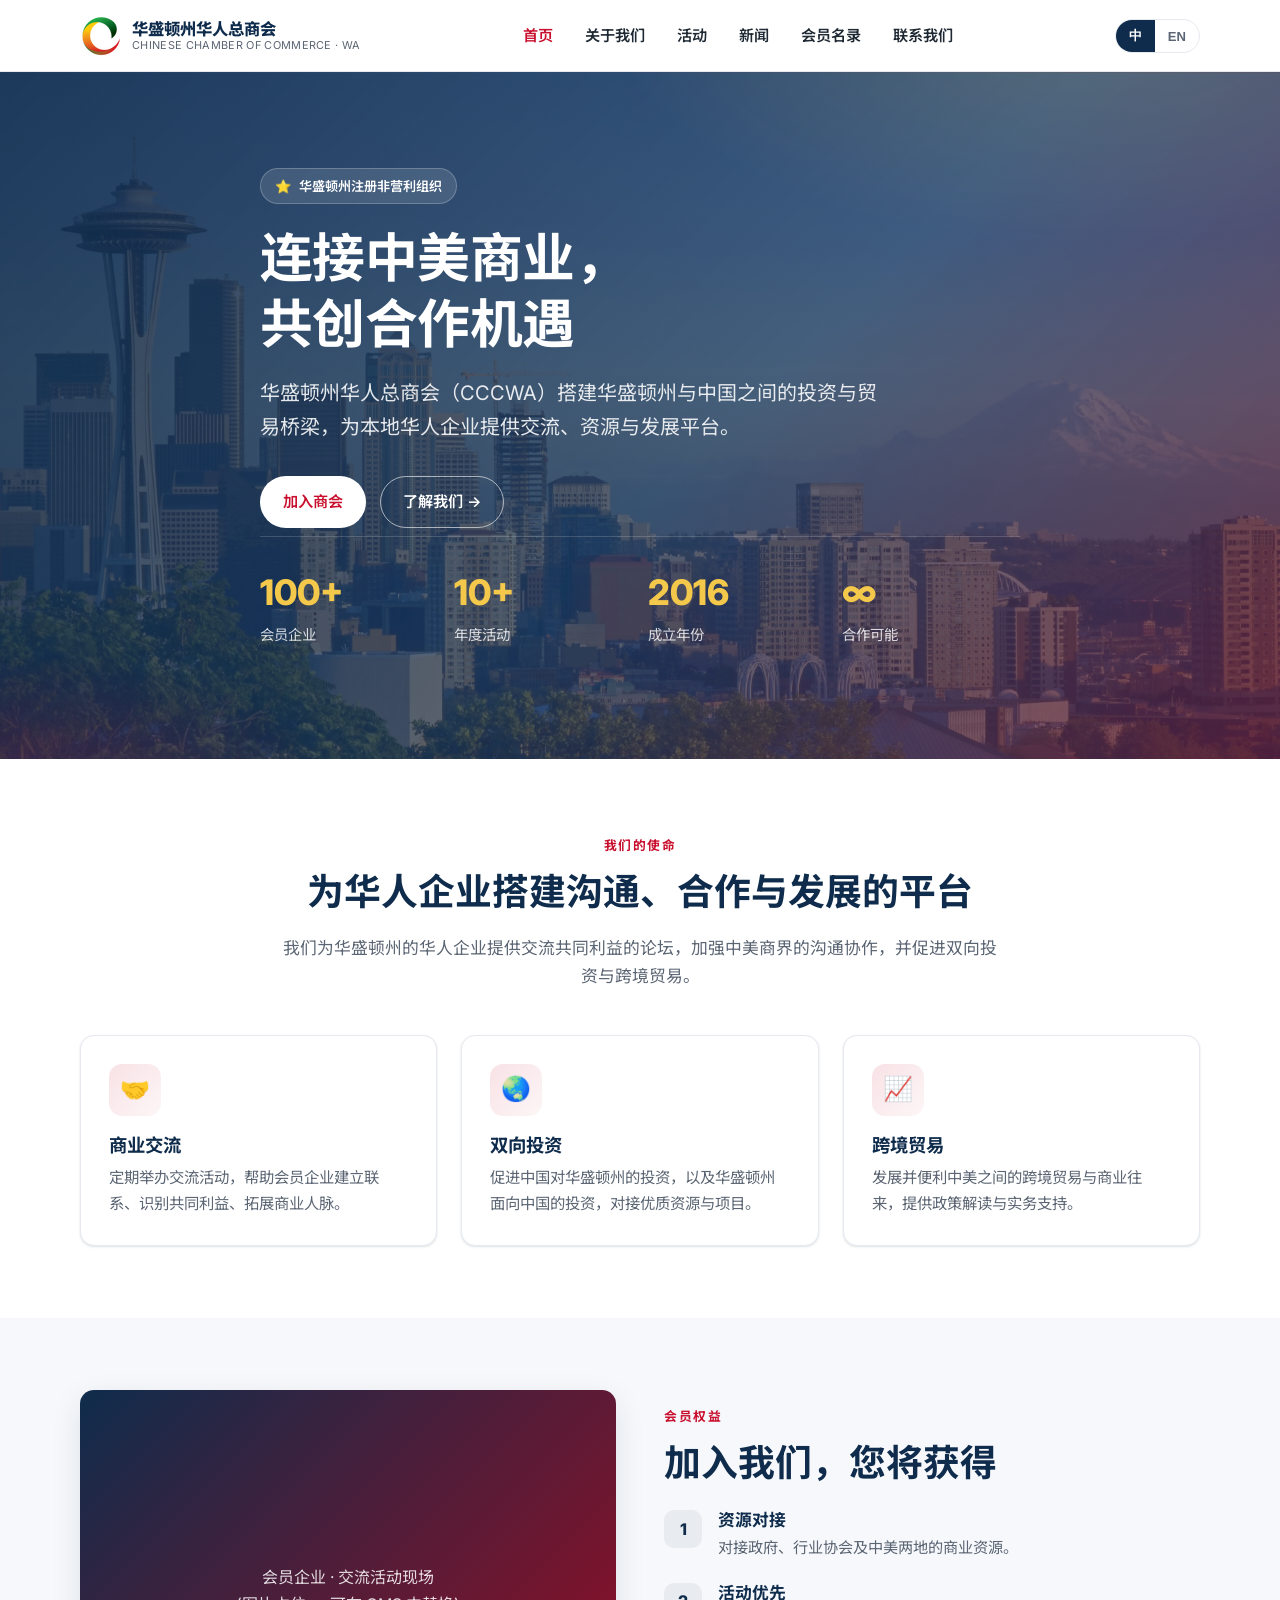
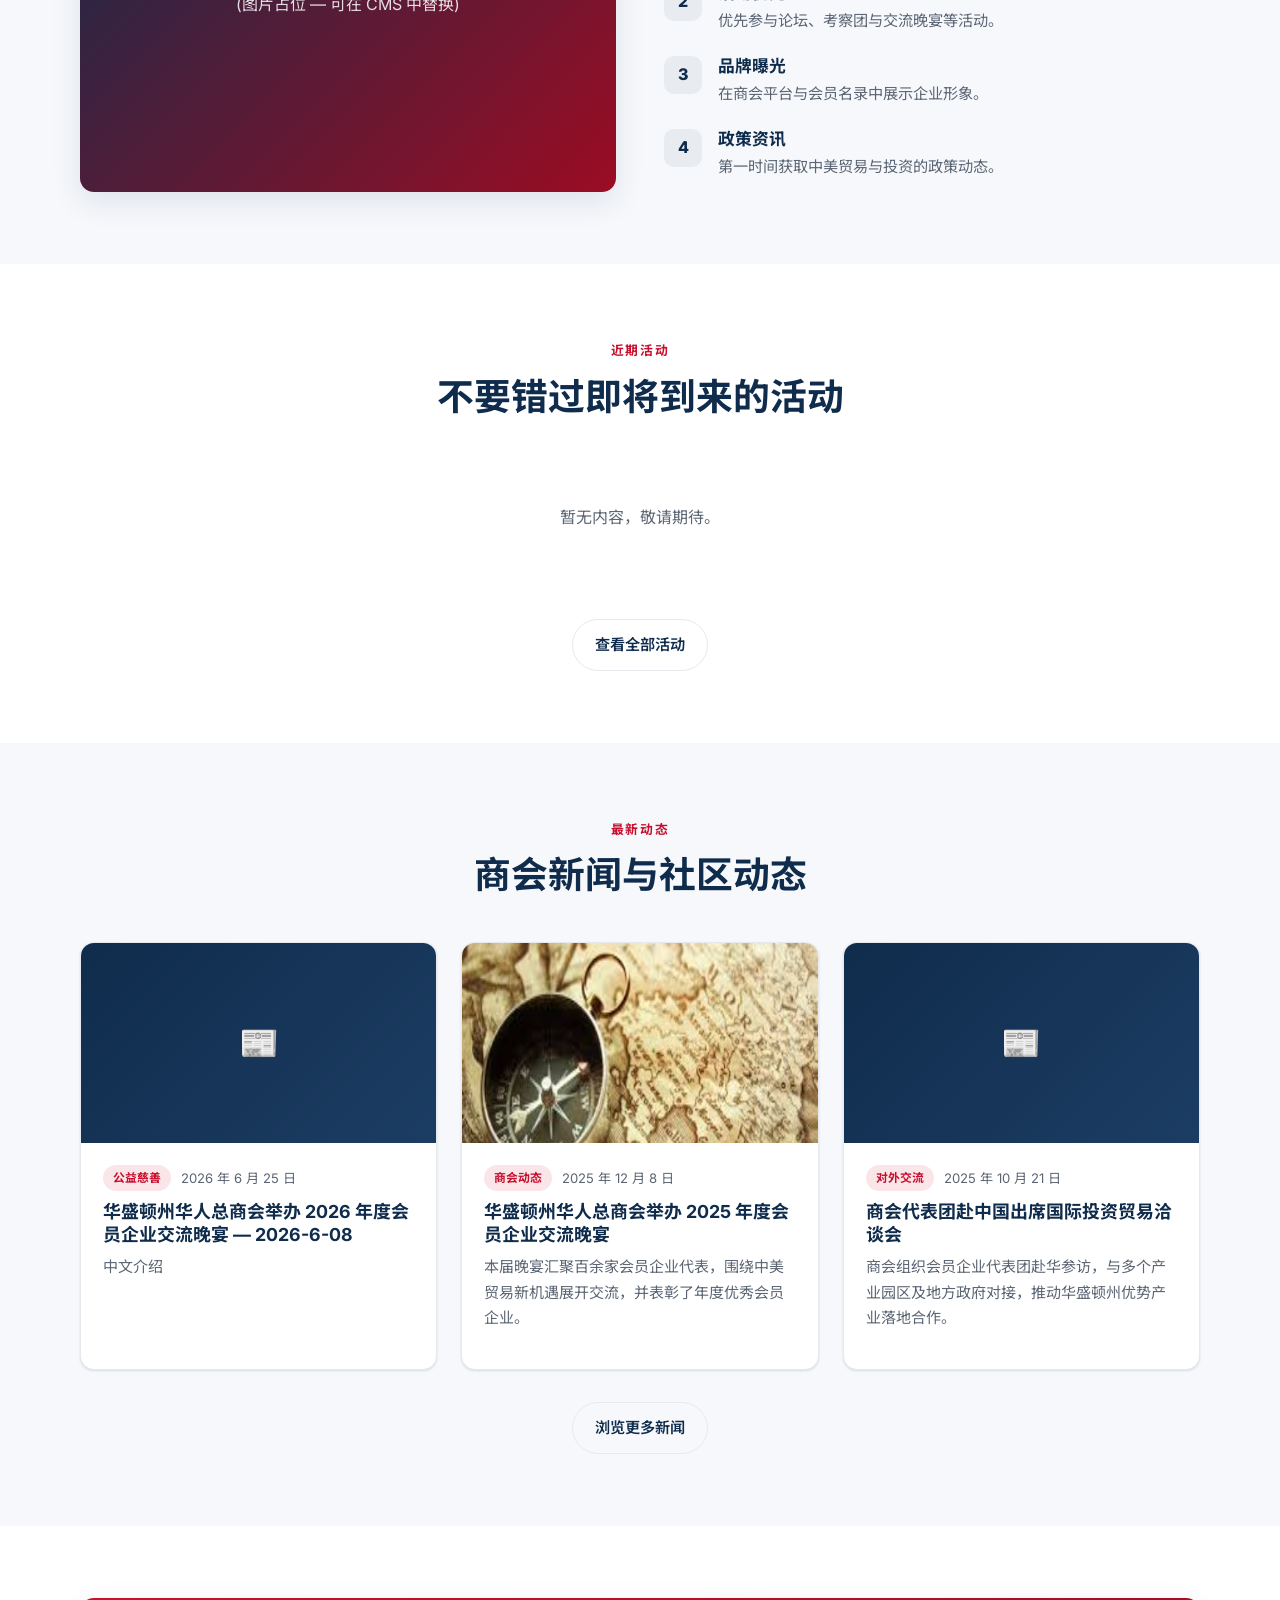
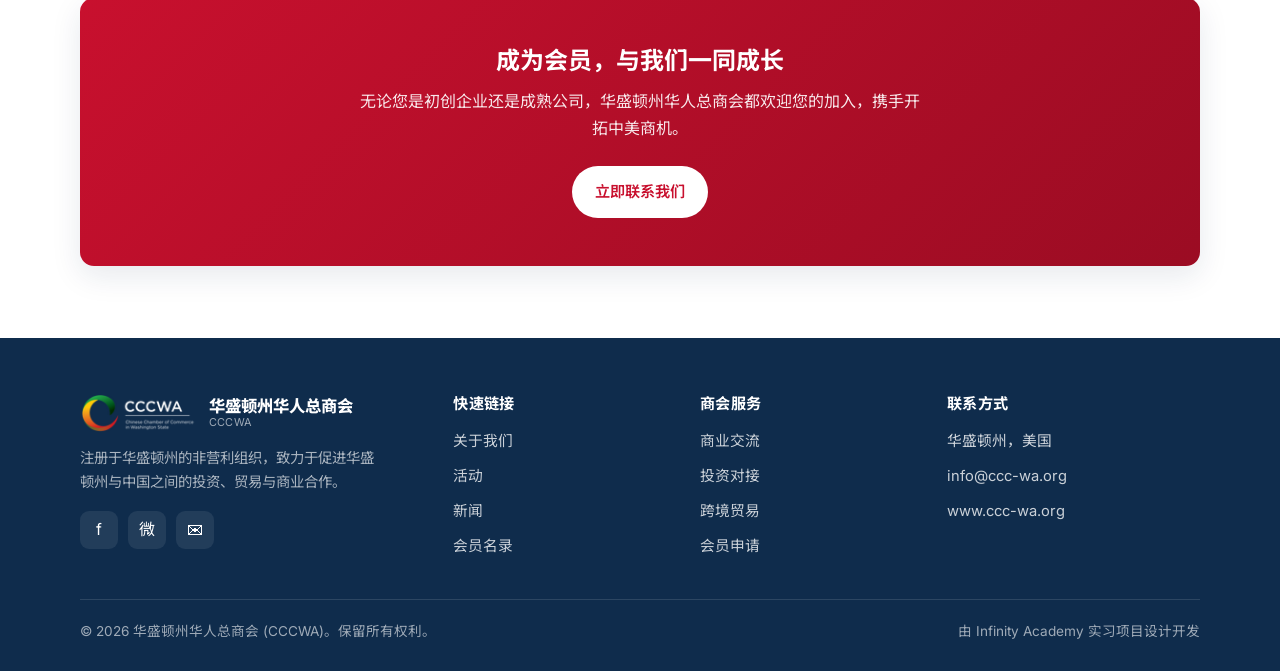
<file: index.html>
<!DOCTYPE html>
<html lang="zh-CN" data-lang="zh">
<head>
  <meta charset="UTF-8">
  <meta name="viewport" content="width=device-width, initial-scale=1">
  <title>华盛顿州华人总商会 CCCWA | 连接中美 · 共创商机</title>
  <meta name="description" content="华盛顿州华人总商会（CCCWA）是注册于华盛顿州的非营利组织，致力于促进华盛顿州与中国之间的投资、贸易与商业合作，服务本地华人企业。">
  <link rel="icon" href="assets/favicon.svg" type="image/svg+xml">
  <link rel="preconnect" href="https://fonts.googleapis.com">
  <link rel="preconnect" href="https://fonts.gstatic.com" crossorigin>
  <link href="https://fonts.googleapis.com/css2?family=Inter:wght@400;600;700;800&family=Noto+Sans+SC:wght@400;500;700;800&display=swap" rel="stylesheet">
  <link rel="stylesheet" href="css/styles.css">
</head>
<body>
  <!-- ===== Header ===== -->
  <header class="site-header">
    <div class="container nav">
      <a class="brand" href="index.html" aria-label="CCCWA Home">
        <img src="assets/cccwalogo1.png" alt="" width="42" height="42">
        <span class="brand__text">
          <span class="brand__zh">华盛顿州华人总商会</span>
          <span class="brand__en">Chinese Chamber of Commerce · WA</span>
        </span>
      </a>
      <nav aria-label="Primary">
        <ul class="nav__links" id="navLinks">
          <li><a href="index.html"><span data-zh>首页</span><span data-en>Home</span></a></li>
          <li><a href="about.html"><span data-zh>关于我们</span><span data-en>About</span></a></li>
          <li><a href="events.html"><span data-zh>活动</span><span data-en>Events</span></a></li>
          <li><a href="news.html"><span data-zh>新闻</span><span data-en>News</span></a></li>
          <li><a href="directory.html"><span data-zh>会员名录</span><span data-en>Members</span></a></li>
          <li><a href="contact.html"><span data-zh>联系我们</span><span data-en>Contact</span></a></li>
        </ul>
      </nav>
      <div class="nav__right">
        <div class="lang-toggle" role="group" aria-label="Language">
          <button data-lang-btn="zh" aria-pressed="true">中</button>
          <button data-lang-btn="en" aria-pressed="false">EN</button>
        </div>
        <button class="nav__toggle" aria-label="Menu" aria-controls="navLinks" aria-expanded="false"><span></span></button>
      </div>
    </div>
  </header>

  <main>
    <!-- ===== Hero ===== -->
    <section class="hero hero--photo">
      <div class="container hero__inner">
        <span class="hero__badge">⭐ <span data-zh>华盛顿州注册非营利组织</span><span data-en>A Washington State Nonprofit</span></span>
        <h1>
          <span data-zh>连接中美商业，<br>共创合作机遇</span>
          <span data-en>Connecting US &amp; China Business,<br>Creating Opportunity Together</span>
        </h1>
        <p class="hero__lead">
          <span data-zh>华盛顿州华人总商会（CCCWA）搭建华盛顿州与中国之间的投资与贸易桥梁，为本地华人企业提供交流、资源与发展平台。</span>
          <span data-en>The Chinese Chamber of Commerce in Washington State (CCCWA) builds bridges of investment and trade between Washington and China, offering local Chinese businesses a platform to connect, access resources and grow.</span>
        </p>
        <div class="hero__actions">
          <a class="btn btn--light" href="contact.html"><span data-zh>加入商会</span><span data-en>Join the Chamber</span></a>
          <a class="btn btn--outline-light" href="about.html"><span data-zh>了解我们 →</span><span data-en>Learn More →</span></a>
        </div>
        <div class="hero__stats">
          <div class="stat"><div class="stat__num">100+</div><div class="stat__label"><span data-zh>会员企业</span><span data-en>Member Businesses</span></div></div>
          <div class="stat"><div class="stat__num">10+</div><div class="stat__label"><span data-zh>年度活动</span><span data-en>Annual Events</span></div></div>
          <div class="stat"><div class="stat__num">2016</div><div class="stat__label"><span data-zh>成立年份</span><span data-en>Founded</span></div></div>
          <div class="stat"><div class="stat__num">∞</div><div class="stat__label"><span data-zh>合作可能</span><span data-en>Possibilities</span></div></div>
        </div>
      </div>
    </section>

    <!-- ===== Mission intro ===== -->
    <section class="section">
      <div class="container">
        <div class="section__head reveal">
          <span class="section__eyebrow"><span data-zh>我们的使命</span><span data-en>Our Mission</span></span>
          <h2 class="section__title"><span data-zh>为华人企业搭建沟通、合作与发展的平台</span><span data-en>A Platform to Connect, Collaborate and Grow</span></h2>
          <p class="section__lead">
            <span data-zh>我们为华盛顿州的华人企业提供交流共同利益的论坛，加强中美商界的沟通协作，并促进双向投资与跨境贸易。</span>
            <span data-en>We provide forums for Chinese businesses in Washington to discuss shared interests, strengthen US-China business communication and collaboration, and promote two-way investment and cross-border trade.</span>
          </p>
        </div>
        <div class="grid grid--3">
          <article class="card reveal">
            <div class="card__icon">🤝</div>
            <h3><span data-zh>商业交流</span><span data-en>Business Networking</span></h3>
            <p><span data-zh>定期举办交流活动，帮助会员企业建立联系、识别共同利益、拓展商业人脉。</span><span data-en>Regular events that help members build relationships, identify common interests and expand their networks.</span></p>
          </article>
          <article class="card reveal">
            <div class="card__icon">🌏</div>
            <h3><span data-zh>双向投资</span><span data-en>Two-Way Investment</span></h3>
            <p><span data-zh>促进中国对华盛顿州的投资，以及华盛顿州面向中国的投资，对接优质资源与项目。</span><span data-en>Promoting Chinese investment into Washington and Washington-bound investment into China, matching quality resources and projects.</span></p>
          </article>
          <article class="card reveal">
            <div class="card__icon">📈</div>
            <h3><span data-zh>跨境贸易</span><span data-en>Cross-Border Trade</span></h3>
            <p><span data-zh>发展并便利中美之间的跨境贸易与商业往来，提供政策解读与实务支持。</span><span data-en>Developing and facilitating USA-China cross-border trade with policy insights and practical support.</span></p>
          </article>
        </div>
      </div>
    </section>

    <!-- ===== Why join ===== -->
    <section class="section section--alt">
      <div class="container split">
        <div class="split__media reveal">
          <div class="media-ph" data-site-img="home_event"><span data-zh>会员企业 · 交流活动现场<br>(图片占位 — 可在 CMS 中替换)</span><span data-en>Members at a chamber event<br>(placeholder — replace via CMS)</span></div>
        </div>
        <div class="reveal">
          <span class="section__eyebrow"><span data-zh>会员权益</span><span data-en>Member Benefits</span></span>
          <h2 class="section__title" style="text-align:left"><span data-zh>加入我们，您将获得</span><span data-en>What You Gain as a Member</span></h2>
          <div class="grid" style="gap:22px;margin-top:24px">
            <div class="feature"><div class="feature__bullet">1</div><div><h3><span data-zh>资源对接</span><span data-en>Resource Connections</span></h3><p><span data-zh>对接政府、行业协会及中美两地的商业资源。</span><span data-en>Access to government, industry and cross-border business resources.</span></p></div></div>
            <div class="feature"><div class="feature__bullet">2</div><div><h3><span data-zh>活动优先</span><span data-en>Priority Access to Events</span></h3><p><span data-zh>优先参与论坛、考察团与交流晚宴等活动。</span><span data-en>Priority access to forums, delegations and networking galas.</span></p></div></div>
            <div class="feature"><div class="feature__bullet">3</div><div><h3><span data-zh>品牌曝光</span><span data-en>Brand Exposure</span></h3><p><span data-zh>在商会平台与会员名录中展示企业形象。</span><span data-en>Showcase your business in our directory and across chamber channels.</span></p></div></div>
            <div class="feature"><div class="feature__bullet">4</div><div><h3><span data-zh>政策资讯</span><span data-en>Policy Insights</span></h3><p><span data-zh>第一时间获取中美贸易与投资的政策动态。</span><span data-en>Be first to receive US-China trade and investment policy updates.</span></p></div></div>
          </div>
        </div>
      </div>
    </section>

    <!-- ===== Upcoming events ===== -->
    <section class="section">
      <div class="container">
        <div class="section__head reveal">
          <span class="section__eyebrow"><span data-zh>近期活动</span><span data-en>Upcoming Events</span></span>
          <h2 class="section__title"><span data-zh>不要错过即将到来的活动</span><span data-en>Don't Miss What's Coming Up</span></h2>
        </div>
        <div class="grid" data-events data-upcoming data-limit="3" style="gap:16px"></div>
        <div class="text-center" style="margin-top:32px">
          <a class="btn btn--ghost" href="events.html"><span data-zh>查看全部活动</span><span data-en>View All Events</span></a>
        </div>
      </div>
    </section>

    <!-- ===== Latest news ===== -->
    <section class="section section--alt">
      <div class="container">
        <div class="section__head reveal">
          <span class="section__eyebrow"><span data-zh>最新动态</span><span data-en>Latest News</span></span>
          <h2 class="section__title"><span data-zh>商会新闻与社区动态</span><span data-en>Chamber News &amp; Community Updates</span></h2>
        </div>
        <div class="grid grid--3" data-news data-limit="3"></div>
        <div class="text-center" style="margin-top:32px">
          <a class="btn btn--ghost" href="news.html"><span data-zh>浏览更多新闻</span><span data-en>Browse More News</span></a>
        </div>
      </div>
    </section>

    <!-- ===== CTA ===== -->
    <section class="section">
      <div class="container">
        <div class="cta-band reveal">
          <h2><span data-zh>成为会员，与我们一同成长</span><span data-en>Become a Member and Grow With Us</span></h2>
          <p><span data-zh>无论您是初创企业还是成熟公司，华盛顿州华人总商会都欢迎您的加入，携手开拓中美商机。</span><span data-en>Whether you're a startup or an established company, CCCWA welcomes you to explore US-China opportunities together.</span></p>
          <a class="btn btn--light" href="contact.html"><span data-zh>立即联系我们</span><span data-en>Contact Us Today</span></a>
        </div>
      </div>
    </section>
  </main>

  <!-- ===== Footer ===== -->
  <footer class="site-footer">
    <div class="container">
      <div class="footer-grid">
        <div class="footer-brand">
          <a class="brand" href="index.html">
            <img src="assets/cccwalogo1.png" alt="" width="42" height="42">
            <span class="brand__text"><span class="brand__zh">华盛顿州华人总商会</span><span class="brand__en">CCCWA</span></span>
          </a>
          <p><span data-zh>注册于华盛顿州的非营利组织，致力于促进华盛顿州与中国之间的投资、贸易与商业合作。</span><span data-en>A Washington State nonprofit dedicated to promoting investment, trade and business cooperation between Washington and China.</span></p>
          <div class="social">
            <a href="https://www.facebook.com/cccwa.org/" target="_blank" rel="noopener" aria-label="Facebook">f</a>
            <a href="contact.html" aria-label="WeChat">微</a>
            <a href="mailto:info@ccc-wa.org" aria-label="Email">✉</a>
          </div>
        </div>
        <div>
          <h4><span data-zh>快速链接</span><span data-en>Quick Links</span></h4>
          <ul class="footer-links">
            <li><a href="about.html"><span data-zh>关于我们</span><span data-en>About</span></a></li>
            <li><a href="events.html"><span data-zh>活动</span><span data-en>Events</span></a></li>
            <li><a href="news.html"><span data-zh>新闻</span><span data-en>News</span></a></li>
            <li><a href="directory.html"><span data-zh>会员名录</span><span data-en>Members</span></a></li>
          </ul>
        </div>
        <div>
          <h4><span data-zh>商会服务</span><span data-en>Services</span></h4>
          <ul class="footer-links">
            <li><a href="about.html"><span data-zh>商业交流</span><span data-en>Networking</span></a></li>
            <li><a href="about.html"><span data-zh>投资对接</span><span data-en>Investment</span></a></li>
            <li><a href="about.html"><span data-zh>跨境贸易</span><span data-en>Trade</span></a></li>
            <li><a href="contact.html"><span data-zh>会员申请</span><span data-en>Membership</span></a></li>
          </ul>
        </div>
        <div>
          <h4><span data-zh>联系方式</span><span data-en>Contact</span></h4>
          <ul class="footer-links">
            <li><span data-zh>华盛顿州，美国</span><span data-en>Washington State, USA</span></li>
            <li><a href="mailto:info@ccc-wa.org">info@ccc-wa.org</a></li>
            <li><a href="https://www.ccc-wa.org" target="_blank" rel="noopener">www.ccc-wa.org</a></li>
          </ul>
        </div>
      </div>
      <div class="footer-bottom">
        <span>© <span data-year>2026</span> <span data-zh>华盛顿州华人总商会 (CCCWA)。保留所有权利。</span><span data-en>Chinese Chamber of Commerce in Washington State (CCCWA). All rights reserved.</span></span>
        <span><span data-zh>由 Infinity Academy 实习项目设计开发</span><span data-en>Designed &amp; built via the Infinity Academy internship project</span></span>
      </div>
    </div>
  </footer>

  <!-- Netlify Identity: redirects invite/recovery links to the CMS admin -->
  <script src="https://identity.netlify.com/v1/netlify-identity-widget.js"></script>
  <script>
    if (window.netlifyIdentity) {
      window.netlifyIdentity.on("init", function (user) {
        if (!user) {
          window.netlifyIdentity.on("login", function () { document.location.href = "/admin/"; });
        }
      });
    }
  </script>
  <script src="js/main.js"></script>
  <script src="js/content.js"></script>
</body>
</html>
</file>
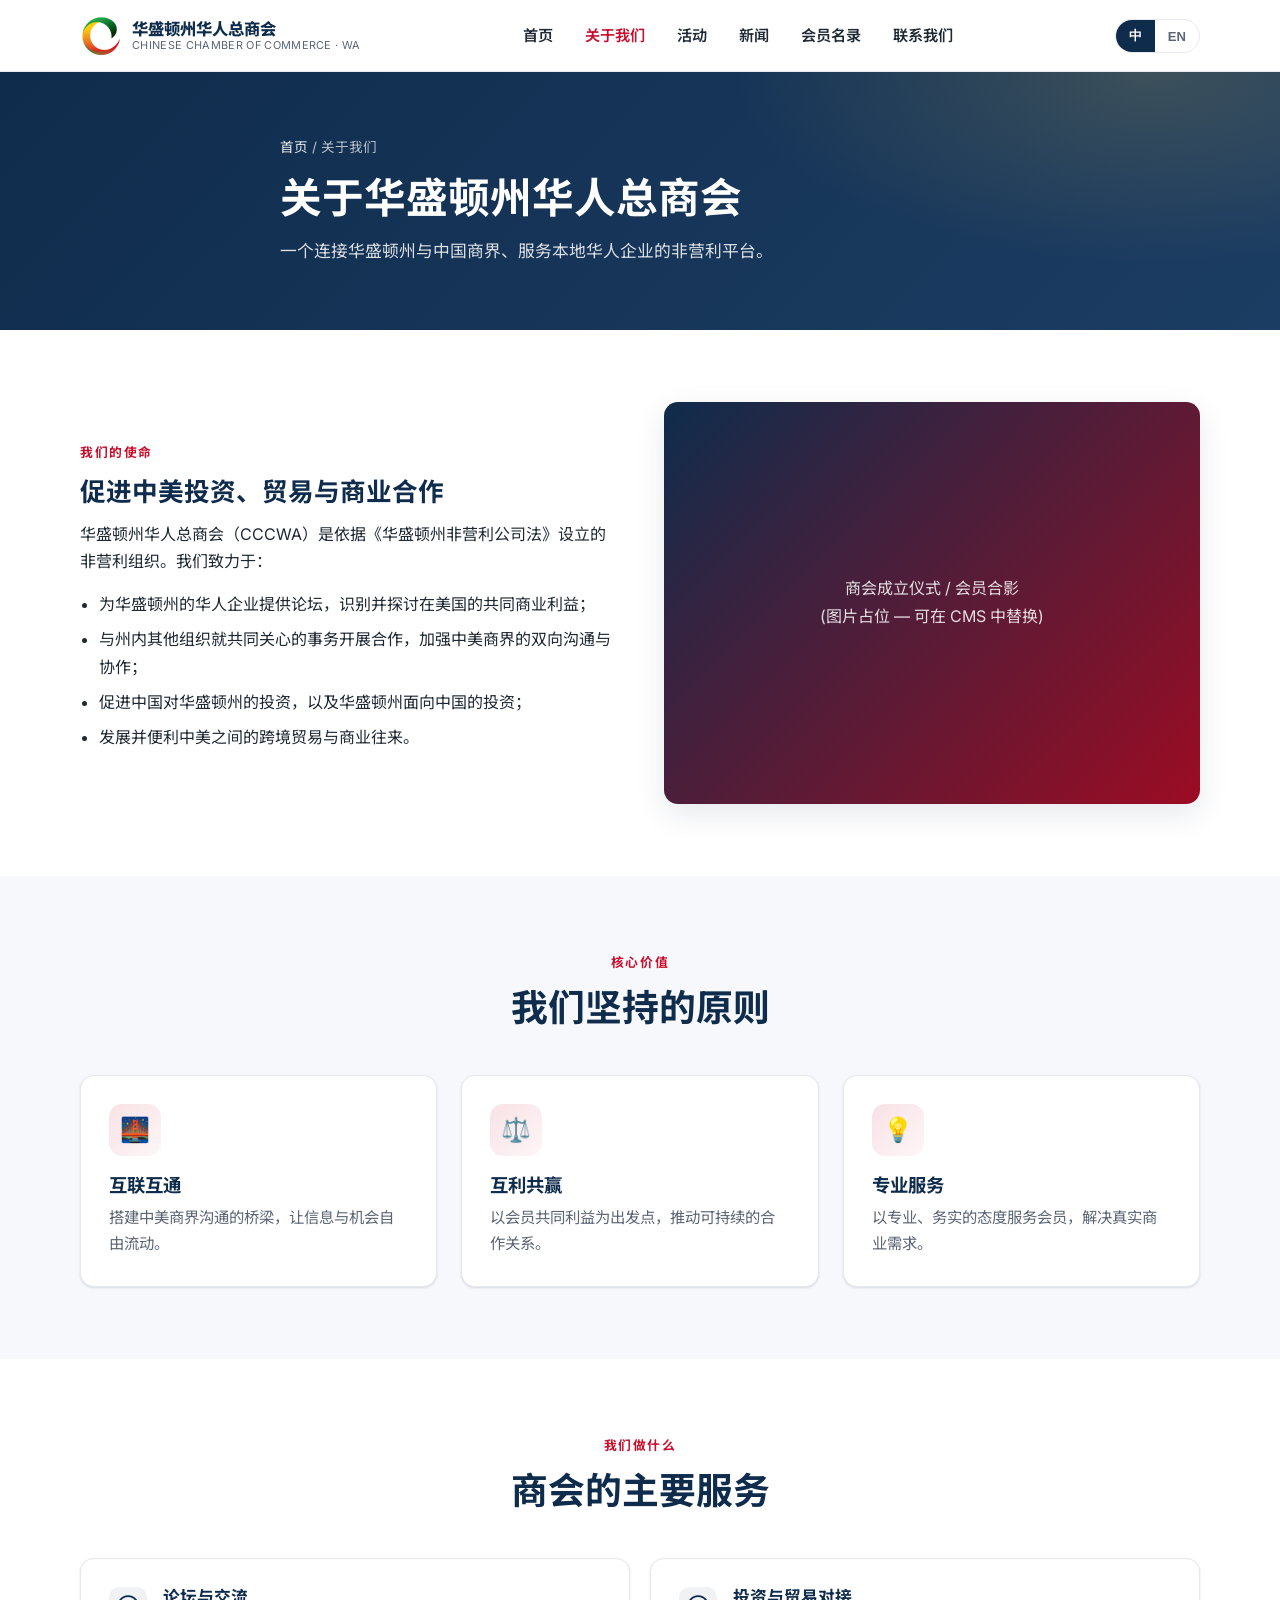
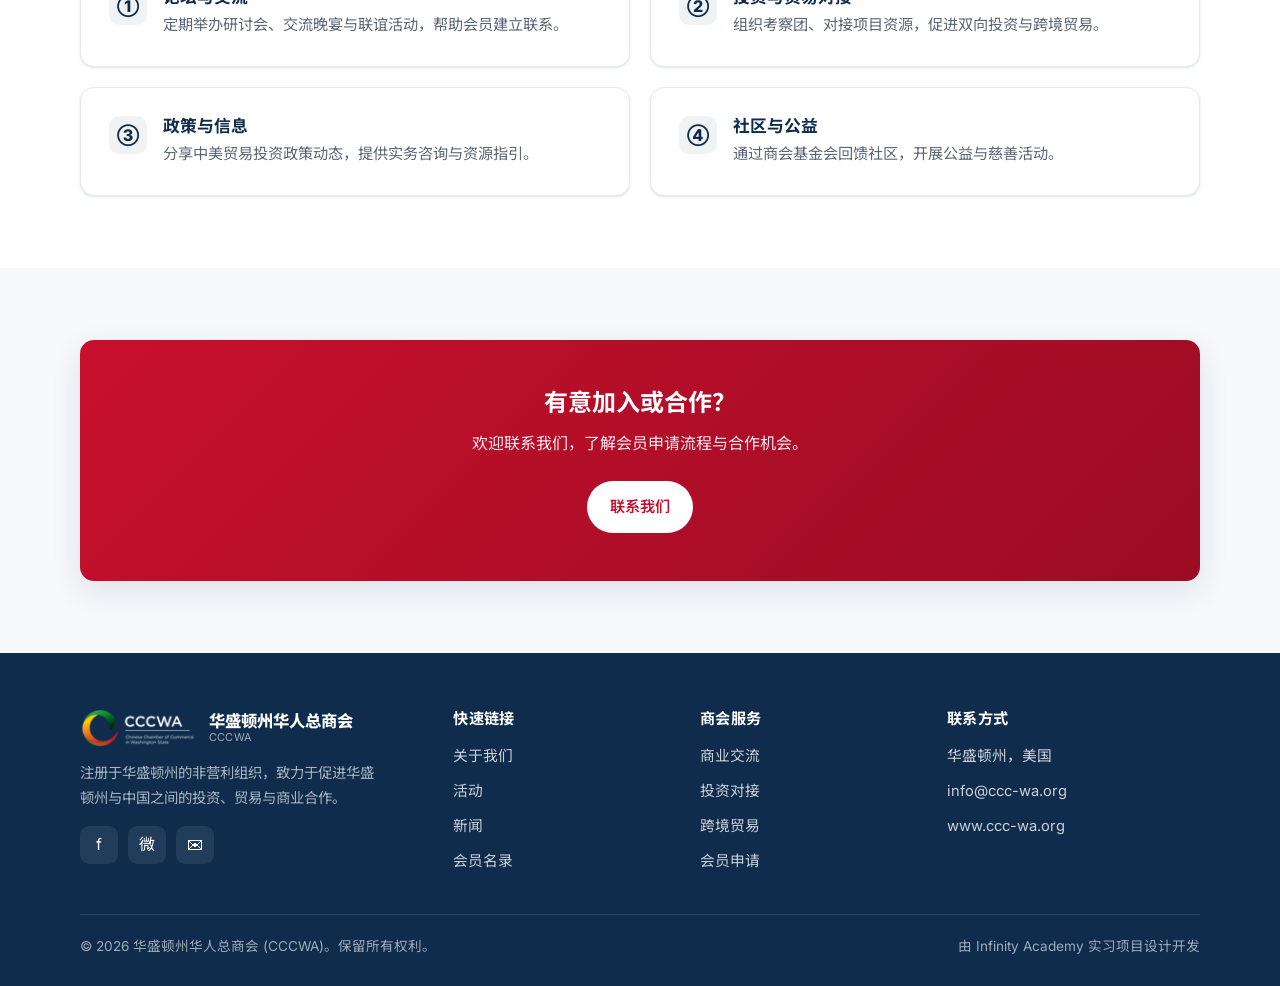
<file: about.html>
<!DOCTYPE html>
<html lang="zh-CN" data-lang="zh">
<head>
  <meta charset="UTF-8">
  <meta name="viewport" content="width=device-width, initial-scale=1">
  <title>关于我们 | 华盛顿州华人总商会 CCCWA</title>
  <meta name="description" content="了解华盛顿州华人总商会（CCCWA）的使命、宗旨与服务：促进华盛顿州与中国之间的投资、贸易与商业合作。">
  <link rel="icon" href="assets/favicon.svg" type="image/svg+xml">
  <link rel="preconnect" href="https://fonts.googleapis.com">
  <link rel="preconnect" href="https://fonts.gstatic.com" crossorigin>
  <link href="https://fonts.googleapis.com/css2?family=Inter:wght@400;600;700;800&family=Noto+Sans+SC:wght@400;500;700;800&display=swap" rel="stylesheet">
  <link rel="stylesheet" href="css/styles.css">
</head>
<body>
  <header class="site-header">
    <div class="container nav">
      <a class="brand" href="index.html" aria-label="CCCWA Home">
        <img src="assets/cccwalogo1.png" alt="" width="42" height="42">
        <span class="brand__text"><span class="brand__zh">华盛顿州华人总商会</span><span class="brand__en">Chinese Chamber of Commerce · WA</span></span>
      </a>
      <nav aria-label="Primary">
        <ul class="nav__links" id="navLinks">
          <li><a href="index.html"><span data-zh>首页</span><span data-en>Home</span></a></li>
          <li><a href="about.html"><span data-zh>关于我们</span><span data-en>About</span></a></li>
          <li><a href="events.html"><span data-zh>活动</span><span data-en>Events</span></a></li>
          <li><a href="news.html"><span data-zh>新闻</span><span data-en>News</span></a></li>
          <li><a href="directory.html"><span data-zh>会员名录</span><span data-en>Members</span></a></li>
          <li><a href="contact.html"><span data-zh>联系我们</span><span data-en>Contact</span></a></li>
        </ul>
      </nav>
      <div class="nav__right">
        <div class="lang-toggle" role="group" aria-label="Language">
          <button data-lang-btn="zh" aria-pressed="true">中</button>
          <button data-lang-btn="en" aria-pressed="false">EN</button>
        </div>
        <button class="nav__toggle" aria-label="Menu" aria-controls="navLinks" aria-expanded="false"><span></span></button>
      </div>
    </div>
  </header>

  <main>
    <section class="page-hero">
      <div class="container page-hero__inner">
        <div class="breadcrumb"><a href="index.html"><span data-zh>首页</span><span data-en>Home</span></a> / <span data-zh>关于我们</span><span data-en>About</span></div>
        <h1><span data-zh>关于华盛顿州华人总商会</span><span data-en>About CCCWA</span></h1>
        <p><span data-zh>一个连接华盛顿州与中国商界、服务本地华人企业的非营利平台。</span><span data-en>A nonprofit platform connecting the Washington and China business communities and serving local Chinese enterprises.</span></p>
      </div>
    </section>

    <!-- Mission -->
    <section class="section">
      <div class="container split">
        <div class="reveal prose">
          <span class="section__eyebrow"><span data-zh>我们的使命</span><span data-en>Our Mission</span></span>
          <h2><span data-zh>促进中美投资、贸易与商业合作</span><span data-en>Advancing US-China Investment &amp; Trade</span></h2>
          <p><span data-zh>华盛顿州华人总商会（CCCWA）是依据《华盛顿州非营利公司法》设立的非营利组织。我们致力于：</span><span data-en>The Chinese Chamber of Commerce in Washington State (CCCWA) is a nonprofit corporation established under the Washington Nonprofit Corporation Act. We are committed to:</span></p>
          <ul>
            <li><span data-zh>为华盛顿州的华人企业提供论坛，识别并探讨在美国的共同商业利益；</span><span data-en>Providing forums for Chinese businesses in Washington to identify and discuss common commercial interests in the United States;</span></li>
            <li><span data-zh>与州内其他组织就共同关心的事务开展合作，加强中美商界的双向沟通与协作；</span><span data-en>Working with other Washington organizations on matters of mutual interest, enhancing bilateral communication and collaboration between Chinese and American business communities;</span></li>
            <li><span data-zh>促进中国对华盛顿州的投资，以及华盛顿州面向中国的投资；</span><span data-en>Promoting Chinese investment into, and China-bound investment from, the State of Washington;</span></li>
            <li><span data-zh>发展并便利中美之间的跨境贸易与商业往来。</span><span data-en>Developing and facilitating USA-China cross-border trade and commerce.</span></li>
          </ul>
        </div>
        <div class="split__media reveal">
          <div class="media-ph" data-site-img="about_photo"><span data-zh>商会成立仪式 / 会员合影<br>(图片占位 — 可在 CMS 中替换)</span><span data-en>Chamber group photo<br>(placeholder — replace via CMS)</span></div>
        </div>
      </div>
    </section>

    <!-- Values -->
    <section class="section section--alt">
      <div class="container">
        <div class="section__head reveal">
          <span class="section__eyebrow"><span data-zh>核心价值</span><span data-en>Core Values</span></span>
          <h2 class="section__title"><span data-zh>我们坚持的原则</span><span data-en>The Principles We Stand For</span></h2>
        </div>
        <div class="grid grid--3">
          <article class="card reveal"><div class="card__icon">🌉</div><h3><span data-zh>互联互通</span><span data-en>Connection</span></h3><p><span data-zh>搭建中美商界沟通的桥梁，让信息与机会自由流动。</span><span data-en>Building bridges so information and opportunity flow freely between the two business communities.</span></p></article>
          <article class="card reveal"><div class="card__icon">⚖️</div><h3><span data-zh>互利共赢</span><span data-en>Mutual Benefit</span></h3><p><span data-zh>以会员共同利益为出发点，推动可持续的合作关系。</span><span data-en>Putting members' shared interests first to foster sustainable partnerships.</span></p></article>
          <article class="card reveal"><div class="card__icon">💡</div><h3><span data-zh>专业服务</span><span data-en>Professionalism</span></h3><p><span data-zh>以专业、务实的态度服务会员，解决真实商业需求。</span><span data-en>Serving members professionally and pragmatically to meet real business needs.</span></p></article>
        </div>
      </div>
    </section>

    <!-- What we do -->
    <section class="section">
      <div class="container">
        <div class="section__head reveal">
          <span class="section__eyebrow"><span data-zh>我们做什么</span><span data-en>What We Do</span></span>
          <h2 class="section__title"><span data-zh>商会的主要服务</span><span data-en>Our Key Services</span></h2>
        </div>
        <div class="grid grid--2" style="gap:20px">
          <div class="feature card reveal"><div class="feature__bullet">①</div><div><h3><span data-zh>论坛与交流</span><span data-en>Forums &amp; Networking</span></h3><p><span data-zh>定期举办研讨会、交流晚宴与联谊活动，帮助会员建立联系。</span><span data-en>Regular seminars, galas and networking events to help members connect.</span></p></div></div>
          <div class="feature card reveal"><div class="feature__bullet">②</div><div><h3><span data-zh>投资与贸易对接</span><span data-en>Investment &amp; Trade Matchmaking</span></h3><p><span data-zh>组织考察团、对接项目资源，促进双向投资与跨境贸易。</span><span data-en>Delegations and project matchmaking to promote two-way investment and trade.</span></p></div></div>
          <div class="feature card reveal"><div class="feature__bullet">③</div><div><h3><span data-zh>政策与信息</span><span data-en>Policy &amp; Information</span></h3><p><span data-zh>分享中美贸易投资政策动态，提供实务咨询与资源指引。</span><span data-en>Sharing US-China policy updates and offering practical guidance.</span></p></div></div>
          <div class="feature card reveal"><div class="feature__bullet">④</div><div><h3><span data-zh>社区与公益</span><span data-en>Community &amp; Charity</span></h3><p><span data-zh>通过商会基金会回馈社区，开展公益与慈善活动。</span><span data-en>Giving back through the chamber foundation's community and charity work.</span></p></div></div>
        </div>
      </div>
    </section>

    <section class="section section--alt">
      <div class="container">
        <div class="cta-band reveal">
          <h2><span data-zh>有意加入或合作？</span><span data-en>Interested in Joining or Partnering?</span></h2>
          <p><span data-zh>欢迎联系我们，了解会员申请流程与合作机会。</span><span data-en>Get in touch to learn about membership and partnership opportunities.</span></p>
          <a class="btn btn--light" href="contact.html"><span data-zh>联系我们</span><span data-en>Contact Us</span></a>
        </div>
      </div>
    </section>
  </main>

  <footer class="site-footer">
    <div class="container">
      <div class="footer-grid">
        <div class="footer-brand">
          <a class="brand" href="index.html"><img src="assets/cccwalogo1.png" alt="" width="42" height="42"><span class="brand__text"><span class="brand__zh">华盛顿州华人总商会</span><span class="brand__en">CCCWA</span></span></a>
          <p><span data-zh>注册于华盛顿州的非营利组织，致力于促进华盛顿州与中国之间的投资、贸易与商业合作。</span><span data-en>A Washington State nonprofit dedicated to promoting investment, trade and business cooperation between Washington and China.</span></p>
          <div class="social"><a href="https://www.facebook.com/cccwa.org/" target="_blank" rel="noopener" aria-label="Facebook">f</a><a href="contact.html" aria-label="WeChat">微</a><a href="mailto:info@ccc-wa.org" aria-label="Email">✉</a></div>
        </div>
        <div><h4><span data-zh>快速链接</span><span data-en>Quick Links</span></h4><ul class="footer-links"><li><a href="about.html"><span data-zh>关于我们</span><span data-en>About</span></a></li><li><a href="events.html"><span data-zh>活动</span><span data-en>Events</span></a></li><li><a href="news.html"><span data-zh>新闻</span><span data-en>News</span></a></li><li><a href="directory.html"><span data-zh>会员名录</span><span data-en>Members</span></a></li></ul></div>
        <div><h4><span data-zh>商会服务</span><span data-en>Services</span></h4><ul class="footer-links"><li><a href="about.html"><span data-zh>商业交流</span><span data-en>Networking</span></a></li><li><a href="about.html"><span data-zh>投资对接</span><span data-en>Investment</span></a></li><li><a href="about.html"><span data-zh>跨境贸易</span><span data-en>Trade</span></a></li><li><a href="contact.html"><span data-zh>会员申请</span><span data-en>Membership</span></a></li></ul></div>
        <div><h4><span data-zh>联系方式</span><span data-en>Contact</span></h4><ul class="footer-links"><li><span data-zh>华盛顿州，美国</span><span data-en>Washington State, USA</span></li><li><a href="mailto:info@ccc-wa.org">info@ccc-wa.org</a></li><li><a href="https://www.ccc-wa.org" target="_blank" rel="noopener">www.ccc-wa.org</a></li></ul></div>
      </div>
      <div class="footer-bottom">
        <span>© <span data-year>2026</span> <span data-zh>华盛顿州华人总商会 (CCCWA)。保留所有权利。</span><span data-en>Chinese Chamber of Commerce in Washington State (CCCWA). All rights reserved.</span></span>
        <span><span data-zh>由 Infinity Academy 实习项目设计开发</span><span data-en>Designed &amp; built via the Infinity Academy internship project</span></span>
      </div>
    </div>
  </footer>

  <script src="js/main.js"></script>
  <script src="js/content.js"></script>
</body>
</html>
</file>
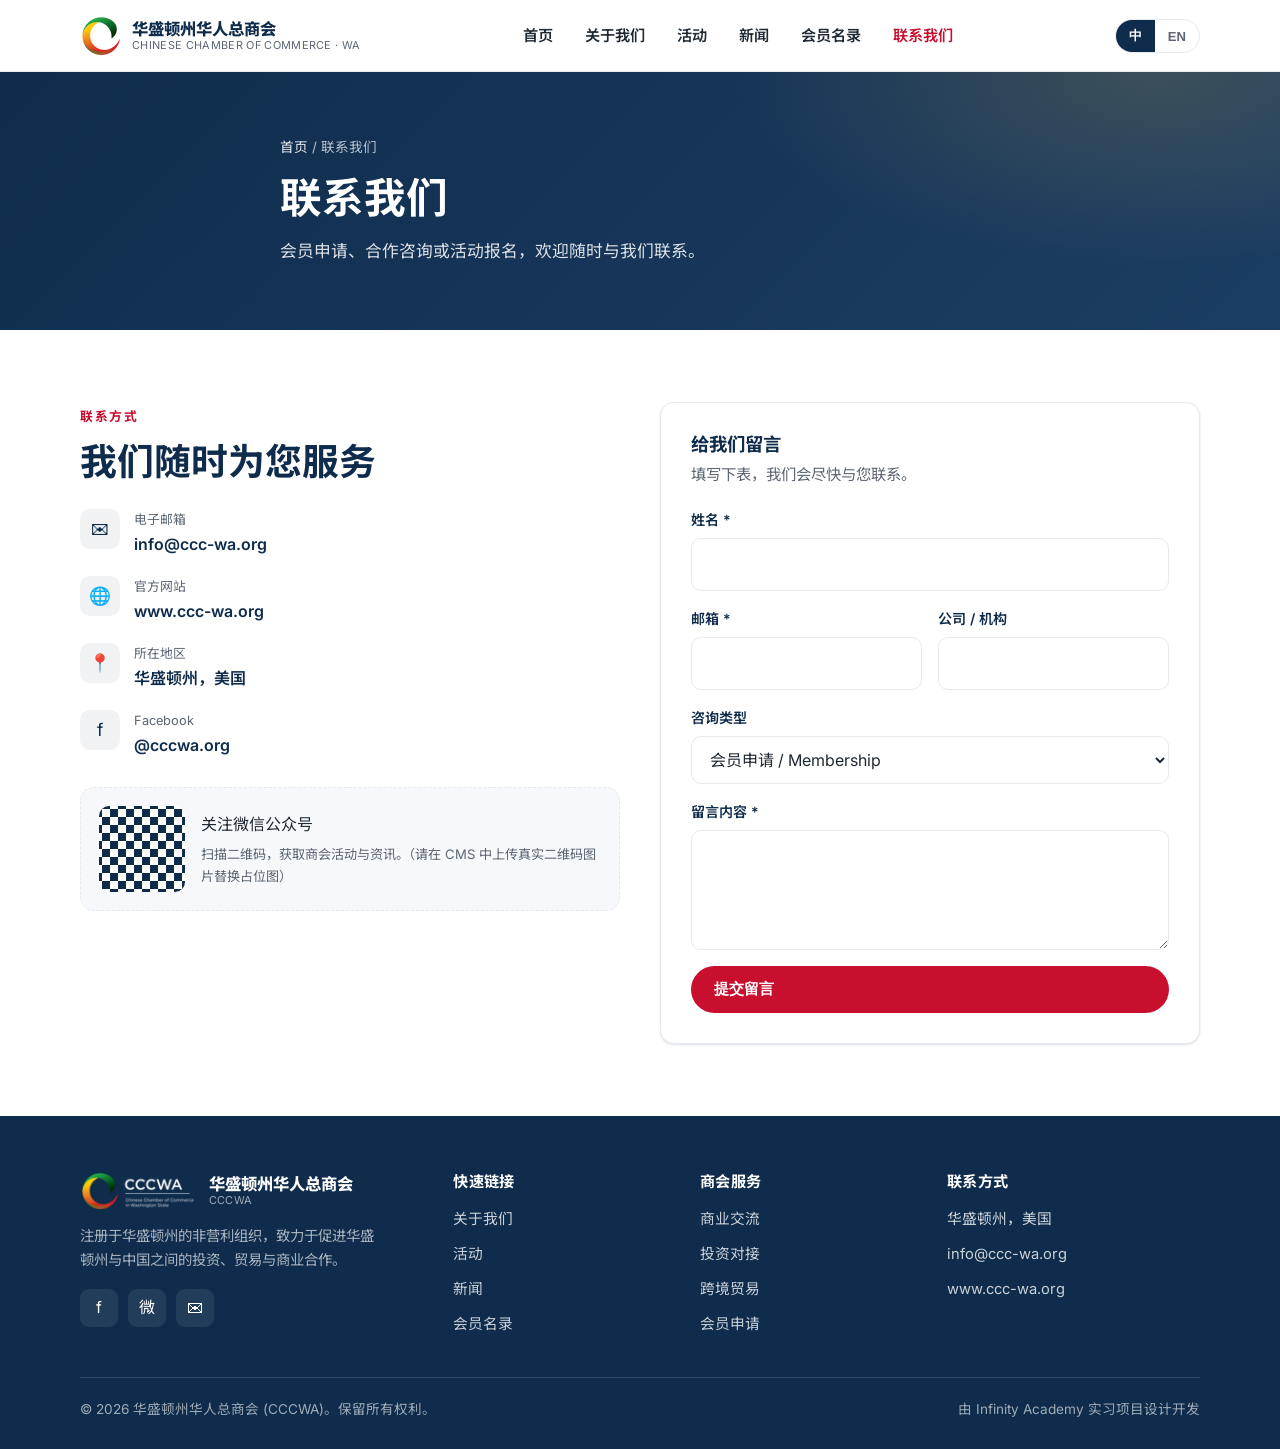
<file: contact.html>
<!DOCTYPE html>
<html lang="zh-CN" data-lang="zh">
<head>
  <meta charset="UTF-8">
  <meta name="viewport" content="width=device-width, initial-scale=1">
  <title>联系我们 | 华盛顿州华人总商会 CCCWA</title>
  <meta name="description" content="联系华盛顿州华人总商会（CCCWA）：会员申请、合作咨询与活动报名。欢迎留言，我们会尽快回复。">
  <link rel="icon" href="assets/favicon.svg" type="image/svg+xml">
  <link rel="preconnect" href="https://fonts.googleapis.com">
  <link rel="preconnect" href="https://fonts.gstatic.com" crossorigin>
  <link href="https://fonts.googleapis.com/css2?family=Inter:wght@400;600;700;800&family=Noto+Sans+SC:wght@400;500;700;800&display=swap" rel="stylesheet">
  <link rel="stylesheet" href="css/styles.css">
</head>
<body>
  <header class="site-header">
    <div class="container nav">
      <a class="brand" href="index.html" aria-label="CCCWA Home"><img src="assets/cccwalogo1.png" alt="" width="42" height="42"><span class="brand__text"><span class="brand__zh">华盛顿州华人总商会</span><span class="brand__en">Chinese Chamber of Commerce · WA</span></span></a>
      <nav aria-label="Primary">
        <ul class="nav__links" id="navLinks">
          <li><a href="index.html"><span data-zh>首页</span><span data-en>Home</span></a></li>
          <li><a href="about.html"><span data-zh>关于我们</span><span data-en>About</span></a></li>
          <li><a href="events.html"><span data-zh>活动</span><span data-en>Events</span></a></li>
          <li><a href="news.html"><span data-zh>新闻</span><span data-en>News</span></a></li>
          <li><a href="directory.html"><span data-zh>会员名录</span><span data-en>Members</span></a></li>
          <li><a href="contact.html"><span data-zh>联系我们</span><span data-en>Contact</span></a></li>
        </ul>
      </nav>
      <div class="nav__right">
        <div class="lang-toggle" role="group" aria-label="Language"><button data-lang-btn="zh" aria-pressed="true">中</button><button data-lang-btn="en" aria-pressed="false">EN</button></div>
        <button class="nav__toggle" aria-label="Menu" aria-controls="navLinks" aria-expanded="false"><span></span></button>
      </div>
    </div>
  </header>

  <main>
    <section class="page-hero">
      <div class="container page-hero__inner">
        <div class="breadcrumb"><a href="index.html"><span data-zh>首页</span><span data-en>Home</span></a> / <span data-zh>联系我们</span><span data-en>Contact</span></div>
        <h1><span data-zh>联系我们</span><span data-en>Contact Us</span></h1>
        <p><span data-zh>会员申请、合作咨询或活动报名，欢迎随时与我们联系。</span><span data-en>For membership, partnership or event enquiries — we'd love to hear from you.</span></p>
      </div>
    </section>

    <section class="section">
      <div class="container contact-grid">
        <!-- Left: info -->
        <div class="reveal">
          <span class="section__eyebrow"><span data-zh>联系方式</span><span data-en>Get in Touch</span></span>
          <h2 class="section__title" style="text-align:left"><span data-zh>我们随时为您服务</span><span data-en>We're Here to Help</span></h2>
          <ul class="info-list" style="margin-top:24px">
            <li><span class="ico">✉</span><div><div class="label"><span data-zh>电子邮箱</span><span data-en>Email</span></div><a class="value" href="mailto:info@ccc-wa.org">info@ccc-wa.org</a></div></li>
            <li><span class="ico">🌐</span><div><div class="label"><span data-zh>官方网站</span><span data-en>Website</span></div><a class="value" href="https://www.ccc-wa.org" target="_blank" rel="noopener">www.ccc-wa.org</a></div></li>
            <li><span class="ico">📍</span><div><div class="label"><span data-zh>所在地区</span><span data-en>Location</span></div><div class="value"><span data-zh>华盛顿州，美国</span><span data-en>Washington State, USA</span></div></div></li>
            <li><span class="ico">f</span><div><div class="label">Facebook</div><a class="value" href="https://www.facebook.com/cccwa.org/" target="_blank" rel="noopener">@cccwa.org</a></div></li>
          </ul>

          <div class="qr-box" style="margin-top:28px">
            <div class="qr-ph" aria-hidden="true" data-site-img="wechat_qr"></div>
            <div>
              <div class="value"><span data-zh>关注微信公众号</span><span data-en>Follow Our WeChat</span></div>
              <p class="form__note" style="margin:.3rem 0 0"><span data-zh>扫描二维码，获取商会活动与资讯。（请在 CMS 中上传真实二维码图片替换占位图）</span><span data-en>Scan to follow for chamber updates. (Replace this placeholder with the real QR image via CMS.)</span></p>
            </div>
          </div>
        </div>

        <!-- Right: form (Netlify Forms) -->
        <div class="reveal">
          <div class="card" style="padding:30px">
            <h3 style="margin-bottom:6px"><span data-zh>给我们留言</span><span data-en>Send Us a Message</span></h3>
            <p class="form__note" style="margin-bottom:20px"><span data-zh>填写下表，我们会尽快与您联系。</span><span data-en>Fill in the form and we'll get back to you shortly.</span></p>
            <form name="contact" method="POST" data-netlify="true" netlify-honeypot="bot-field" action="contact.html?sent=1" class="form">
              <input type="hidden" name="form-name" value="contact">
              <p hidden><label>Don't fill this out: <input name="bot-field"></label></p>
              <div class="field">
                <label for="name"><span data-zh>姓名 *</span><span data-en>Name *</span></label>
                <input id="name" name="name" type="text" required>
              </div>
              <div class="grid grid--2" style="gap:16px">
                <div class="field">
                  <label for="email"><span data-zh>邮箱 *</span><span data-en>Email *</span></label>
                  <input id="email" name="email" type="email" required>
                </div>
                <div class="field">
                  <label for="company"><span data-zh>公司 / 机构</span><span data-en>Company</span></label>
                  <input id="company" name="company" type="text">
                </div>
              </div>
              <div class="field">
                <label for="topic"><span data-zh>咨询类型</span><span data-en>Topic</span></label>
                <select id="topic" name="topic">
                  <option value="membership">会员申请 / Membership</option>
                  <option value="partnership">合作咨询 / Partnership</option>
                  <option value="event">活动报名 / Event</option>
                  <option value="other">其他 / Other</option>
                </select>
              </div>
              <div class="field">
                <label for="message"><span data-zh>留言内容 *</span><span data-en>Message *</span></label>
                <textarea id="message" name="message" required></textarea>
              </div>
              <button class="btn btn--primary" type="submit"><span data-zh>提交留言</span><span data-en>Send Message</span></button>
              <p class="form__note" id="formNote" hidden style="color:var(--red);font-weight:600"></p>
            </form>
          </div>
        </div>
      </div>
    </section>
  </main>

  <footer class="site-footer">
    <div class="container">
      <div class="footer-grid">
        <div class="footer-brand">
          <a class="brand" href="index.html"><img src="assets/cccwalogo1.png" alt="" width="42" height="42"><span class="brand__text"><span class="brand__zh">华盛顿州华人总商会</span><span class="brand__en">CCCWA</span></span></a>
          <p><span data-zh>注册于华盛顿州的非营利组织，致力于促进华盛顿州与中国之间的投资、贸易与商业合作。</span><span data-en>A Washington State nonprofit dedicated to promoting investment, trade and business cooperation between Washington and China.</span></p>
          <div class="social"><a href="https://www.facebook.com/cccwa.org/" target="_blank" rel="noopener" aria-label="Facebook">f</a><a href="contact.html" aria-label="WeChat">微</a><a href="mailto:info@ccc-wa.org" aria-label="Email">✉</a></div>
        </div>
        <div><h4><span data-zh>快速链接</span><span data-en>Quick Links</span></h4><ul class="footer-links"><li><a href="about.html"><span data-zh>关于我们</span><span data-en>About</span></a></li><li><a href="events.html"><span data-zh>活动</span><span data-en>Events</span></a></li><li><a href="news.html"><span data-zh>新闻</span><span data-en>News</span></a></li><li><a href="directory.html"><span data-zh>会员名录</span><span data-en>Members</span></a></li></ul></div>
        <div><h4><span data-zh>商会服务</span><span data-en>Services</span></h4><ul class="footer-links"><li><a href="about.html"><span data-zh>商业交流</span><span data-en>Networking</span></a></li><li><a href="about.html"><span data-zh>投资对接</span><span data-en>Investment</span></a></li><li><a href="about.html"><span data-zh>跨境贸易</span><span data-en>Trade</span></a></li><li><a href="contact.html"><span data-zh>会员申请</span><span data-en>Membership</span></a></li></ul></div>
        <div><h4><span data-zh>联系方式</span><span data-en>Contact</span></h4><ul class="footer-links"><li><span data-zh>华盛顿州，美国</span><span data-en>Washington State, USA</span></li><li><a href="mailto:info@ccc-wa.org">info@ccc-wa.org</a></li><li><a href="https://www.ccc-wa.org" target="_blank" rel="noopener">www.ccc-wa.org</a></li></ul></div>
      </div>
      <div class="footer-bottom">
        <span>© <span data-year>2026</span> <span data-zh>华盛顿州华人总商会 (CCCWA)。保留所有权利。</span><span data-en>Chinese Chamber of Commerce in Washington State (CCCWA). All rights reserved.</span></span>
        <span><span data-zh>由 Infinity Academy 实习项目设计开发</span><span data-en>Designed &amp; built via the Infinity Academy internship project</span></span>
      </div>
    </div>
  </footer>

  <script src="js/main.js"></script>
  <script src="js/content.js"></script>
  <script>
    // success message after Netlify form redirect
    (function () {
      if (location.search.indexOf("sent=1") === -1) return;
      var note = document.getElementById("formNote");
      if (!note) return;
      var en = document.documentElement.getAttribute("data-lang") === "en";
      note.style.color = "#177245";
      note.textContent = en ? "Thank you! Your message has been sent." : "感谢您的留言，我们已收到，会尽快回复！";
      note.hidden = false;
      note.scrollIntoView({ behavior: "smooth", block: "center" });
    })();
  </script>
</body>
</html>
</file>
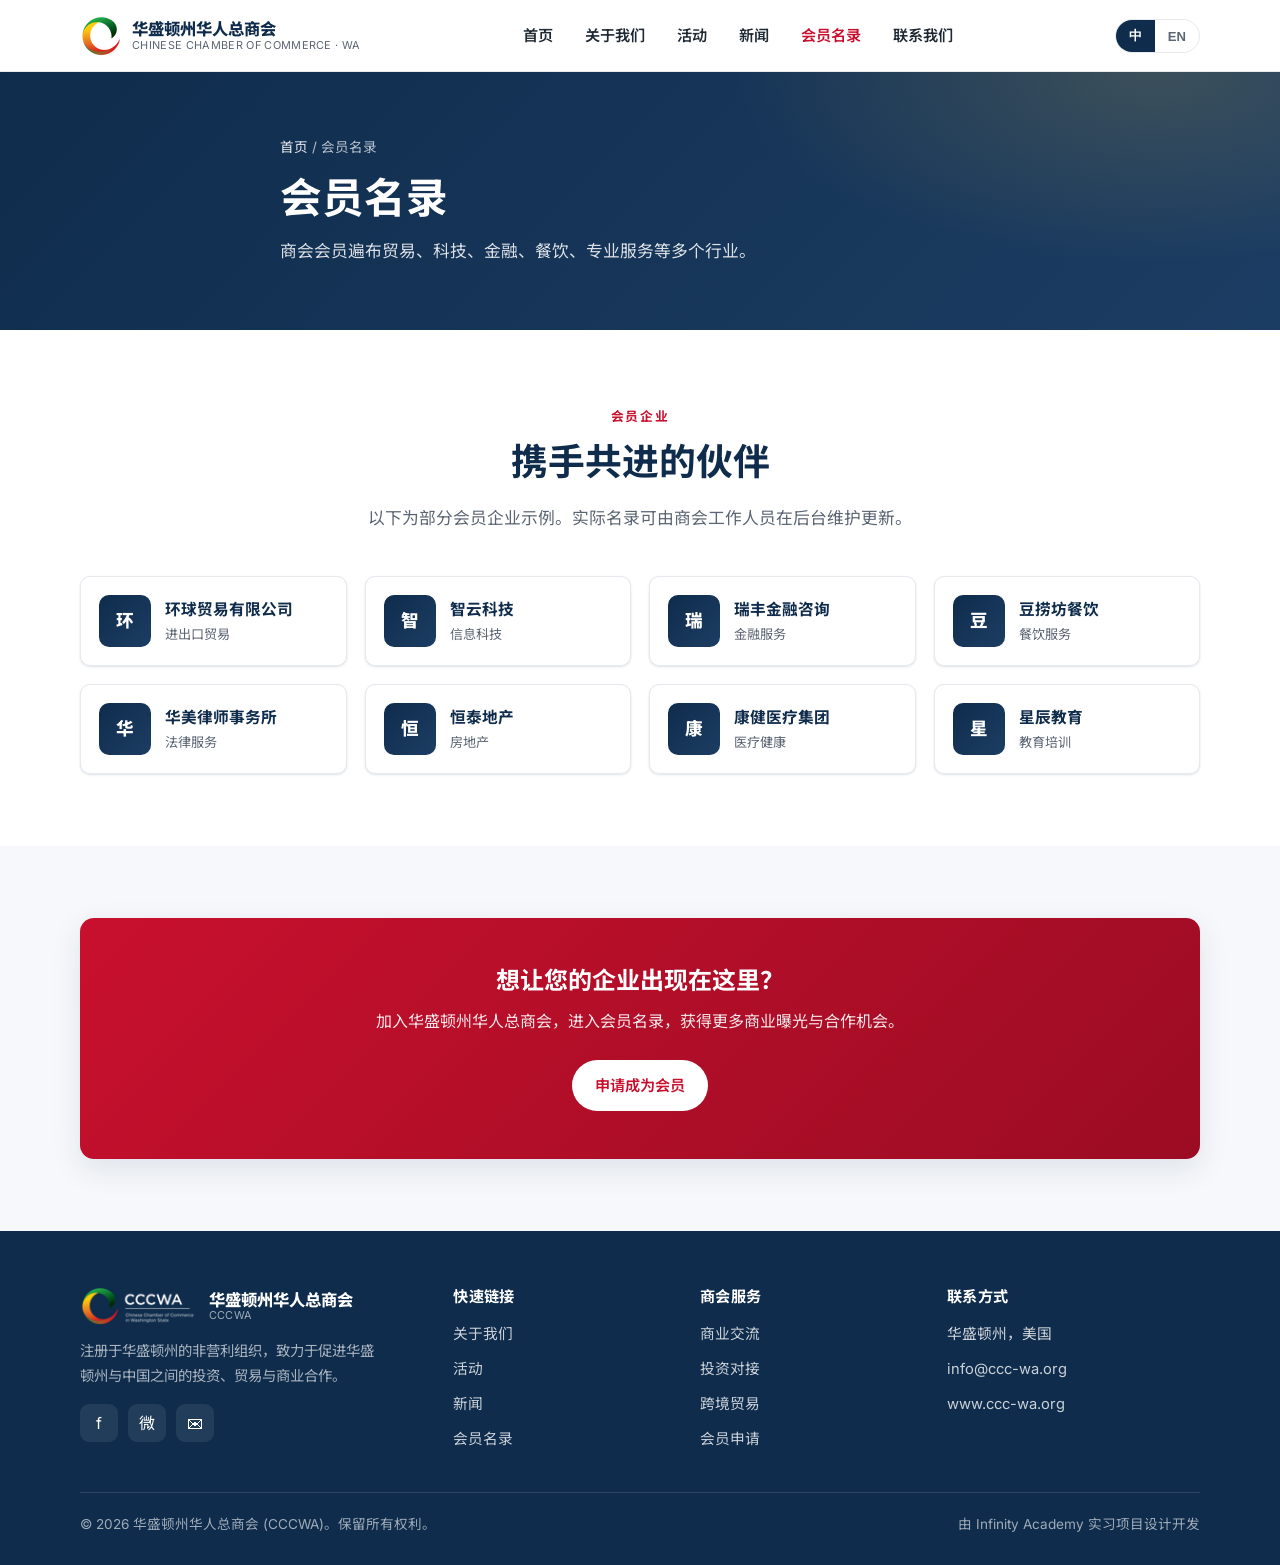
<file: directory.html>
<!DOCTYPE html>
<html lang="zh-CN" data-lang="zh">
<head>
  <meta charset="UTF-8">
  <meta name="viewport" content="width=device-width, initial-scale=1">
  <title>会员名录 | 华盛顿州华人总商会 CCCWA</title>
  <meta name="description" content="华盛顿州华人总商会（CCCWA）会员企业名录，涵盖贸易、科技、金融、餐饮、专业服务等行业。">
  <link rel="icon" href="assets/favicon.svg" type="image/svg+xml">
  <link rel="preconnect" href="https://fonts.googleapis.com">
  <link rel="preconnect" href="https://fonts.gstatic.com" crossorigin>
  <link href="https://fonts.googleapis.com/css2?family=Inter:wght@400;600;700;800&family=Noto+Sans+SC:wght@400;500;700;800&display=swap" rel="stylesheet">
  <link rel="stylesheet" href="css/styles.css">
</head>
<body>
  <header class="site-header">
    <div class="container nav">
      <a class="brand" href="index.html" aria-label="CCCWA Home"><img src="assets/cccwalogo1.png" alt="" width="42" height="42"><span class="brand__text"><span class="brand__zh">华盛顿州华人总商会</span><span class="brand__en">Chinese Chamber of Commerce · WA</span></span></a>
      <nav aria-label="Primary">
        <ul class="nav__links" id="navLinks">
          <li><a href="index.html"><span data-zh>首页</span><span data-en>Home</span></a></li>
          <li><a href="about.html"><span data-zh>关于我们</span><span data-en>About</span></a></li>
          <li><a href="events.html"><span data-zh>活动</span><span data-en>Events</span></a></li>
          <li><a href="news.html"><span data-zh>新闻</span><span data-en>News</span></a></li>
          <li><a href="directory.html"><span data-zh>会员名录</span><span data-en>Members</span></a></li>
          <li><a href="contact.html"><span data-zh>联系我们</span><span data-en>Contact</span></a></li>
        </ul>
      </nav>
      <div class="nav__right">
        <div class="lang-toggle" role="group" aria-label="Language"><button data-lang-btn="zh" aria-pressed="true">中</button><button data-lang-btn="en" aria-pressed="false">EN</button></div>
        <button class="nav__toggle" aria-label="Menu" aria-controls="navLinks" aria-expanded="false"><span></span></button>
      </div>
    </div>
  </header>

  <main>
    <section class="page-hero">
      <div class="container page-hero__inner">
        <div class="breadcrumb"><a href="index.html"><span data-zh>首页</span><span data-en>Home</span></a> / <span data-zh>会员名录</span><span data-en>Members</span></div>
        <h1><span data-zh>会员名录</span><span data-en>Member Directory</span></h1>
        <p><span data-zh>商会会员遍布贸易、科技、金融、餐饮、专业服务等多个行业。</span><span data-en>Our members span trade, technology, finance, hospitality, professional services and more.</span></p>
      </div>
    </section>

    <section class="section">
      <div class="container">
        <div class="section__head reveal">
          <span class="section__eyebrow"><span data-zh>会员企业</span><span data-en>Our Members</span></span>
          <h2 class="section__title"><span data-zh>携手共进的伙伴</span><span data-en>Partners Growing Together</span></h2>
          <p class="section__lead"><span data-zh>以下为部分会员企业示例。实际名录可由商会工作人员在后台维护更新。</span><span data-en>A sample of member businesses below. The live directory can be maintained by chamber staff in the CMS.</span></p>
        </div>
        <div class="member-grid">
          <div class="member reveal"><div class="member__logo">环</div><div><div class="member__name"><span data-zh>环球贸易有限公司</span><span data-en>Global Trade Co.</span></div><div class="member__cat"><span data-zh>进出口贸易</span><span data-en>Import &amp; Export</span></div></div></div>
          <div class="member reveal"><div class="member__logo">智</div><div><div class="member__name"><span data-zh>智云科技</span><span data-en>SmartCloud Tech</span></div><div class="member__cat"><span data-zh>信息科技</span><span data-en>Technology</span></div></div></div>
          <div class="member reveal"><div class="member__logo">瑞</div><div><div class="member__name"><span data-zh>瑞丰金融咨询</span><span data-en>Ruifeng Financial</span></div><div class="member__cat"><span data-zh>金融服务</span><span data-en>Finance</span></div></div></div>
          <div class="member reveal"><div class="member__logo">豆</div><div><div class="member__name"><span data-zh>豆捞坊餐饮</span><span data-en>Doulao Hotpot</span></div><div class="member__cat"><span data-zh>餐饮服务</span><span data-en>Hospitality</span></div></div></div>
          <div class="member reveal"><div class="member__logo">华</div><div><div class="member__name"><span data-zh>华美律师事务所</span><span data-en>Huamei Law Firm</span></div><div class="member__cat"><span data-zh>法律服务</span><span data-en>Legal</span></div></div></div>
          <div class="member reveal"><div class="member__logo">恒</div><div><div class="member__name"><span data-zh>恒泰地产</span><span data-en>Hengtai Realty</span></div><div class="member__cat"><span data-zh>房地产</span><span data-en>Real Estate</span></div></div></div>
          <div class="member reveal"><div class="member__logo">康</div><div><div class="member__name"><span data-zh>康健医疗集团</span><span data-en>Kangjian Health</span></div><div class="member__cat"><span data-zh>医疗健康</span><span data-en>Healthcare</span></div></div></div>
          <div class="member reveal"><div class="member__logo">星</div><div><div class="member__name"><span data-zh>星辰教育</span><span data-en>Star Education</span></div><div class="member__cat"><span data-zh>教育培训</span><span data-en>Education</span></div></div></div>
        </div>
      </div>
    </section>

    <section class="section section--alt">
      <div class="container">
        <div class="cta-band reveal">
          <h2><span data-zh>想让您的企业出现在这里？</span><span data-en>Want Your Business Listed Here?</span></h2>
          <p><span data-zh>加入华盛顿州华人总商会，进入会员名录，获得更多商业曝光与合作机会。</span><span data-en>Join CCCWA to be featured in our directory and gain visibility and partnership opportunities.</span></p>
          <a class="btn btn--light" href="contact.html"><span data-zh>申请成为会员</span><span data-en>Apply for Membership</span></a>
        </div>
      </div>
    </section>
  </main>

  <footer class="site-footer">
    <div class="container">
      <div class="footer-grid">
        <div class="footer-brand">
          <a class="brand" href="index.html"><img src="assets/cccwalogo1.png" alt="" width="42" height="42"><span class="brand__text"><span class="brand__zh">华盛顿州华人总商会</span><span class="brand__en">CCCWA</span></span></a>
          <p><span data-zh>注册于华盛顿州的非营利组织，致力于促进华盛顿州与中国之间的投资、贸易与商业合作。</span><span data-en>A Washington State nonprofit dedicated to promoting investment, trade and business cooperation between Washington and China.</span></p>
          <div class="social"><a href="https://www.facebook.com/cccwa.org/" target="_blank" rel="noopener" aria-label="Facebook">f</a><a href="contact.html" aria-label="WeChat">微</a><a href="mailto:info@ccc-wa.org" aria-label="Email">✉</a></div>
        </div>
        <div><h4><span data-zh>快速链接</span><span data-en>Quick Links</span></h4><ul class="footer-links"><li><a href="about.html"><span data-zh>关于我们</span><span data-en>About</span></a></li><li><a href="events.html"><span data-zh>活动</span><span data-en>Events</span></a></li><li><a href="news.html"><span data-zh>新闻</span><span data-en>News</span></a></li><li><a href="directory.html"><span data-zh>会员名录</span><span data-en>Members</span></a></li></ul></div>
        <div><h4><span data-zh>商会服务</span><span data-en>Services</span></h4><ul class="footer-links"><li><a href="about.html"><span data-zh>商业交流</span><span data-en>Networking</span></a></li><li><a href="about.html"><span data-zh>投资对接</span><span data-en>Investment</span></a></li><li><a href="about.html"><span data-zh>跨境贸易</span><span data-en>Trade</span></a></li><li><a href="contact.html"><span data-zh>会员申请</span><span data-en>Membership</span></a></li></ul></div>
        <div><h4><span data-zh>联系方式</span><span data-en>Contact</span></h4><ul class="footer-links"><li><span data-zh>华盛顿州，美国</span><span data-en>Washington State, USA</span></li><li><a href="mailto:info@ccc-wa.org">info@ccc-wa.org</a></li><li><a href="https://www.ccc-wa.org" target="_blank" rel="noopener">www.ccc-wa.org</a></li></ul></div>
      </div>
      <div class="footer-bottom">
        <span>© <span data-year>2026</span> <span data-zh>华盛顿州华人总商会 (CCCWA)。保留所有权利。</span><span data-en>Chinese Chamber of Commerce in Washington State (CCCWA). All rights reserved.</span></span>
        <span><span data-zh>由 Infinity Academy 实习项目设计开发</span><span data-en>Designed &amp; built via the Infinity Academy internship project</span></span>
      </div>
    </div>
  </footer>

  <script src="js/main.js"></script>
</body>
</html>
</file>
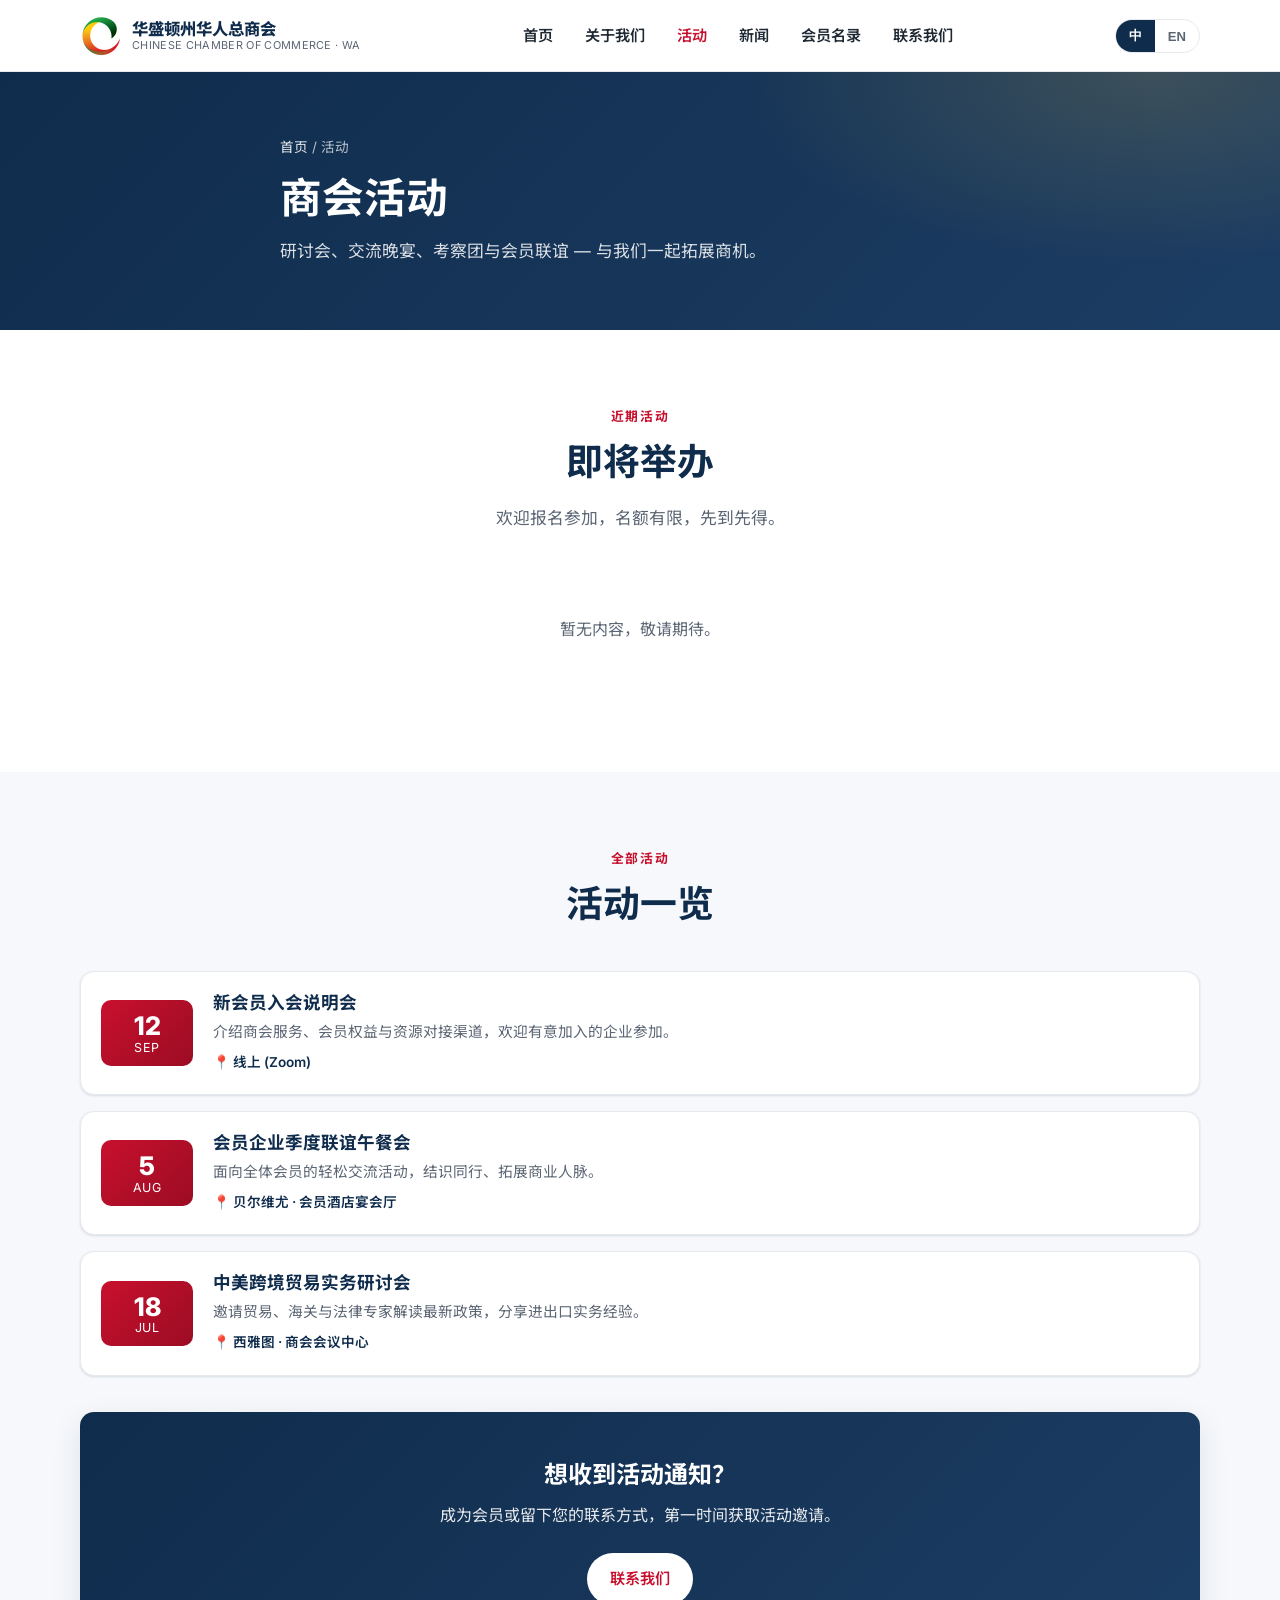
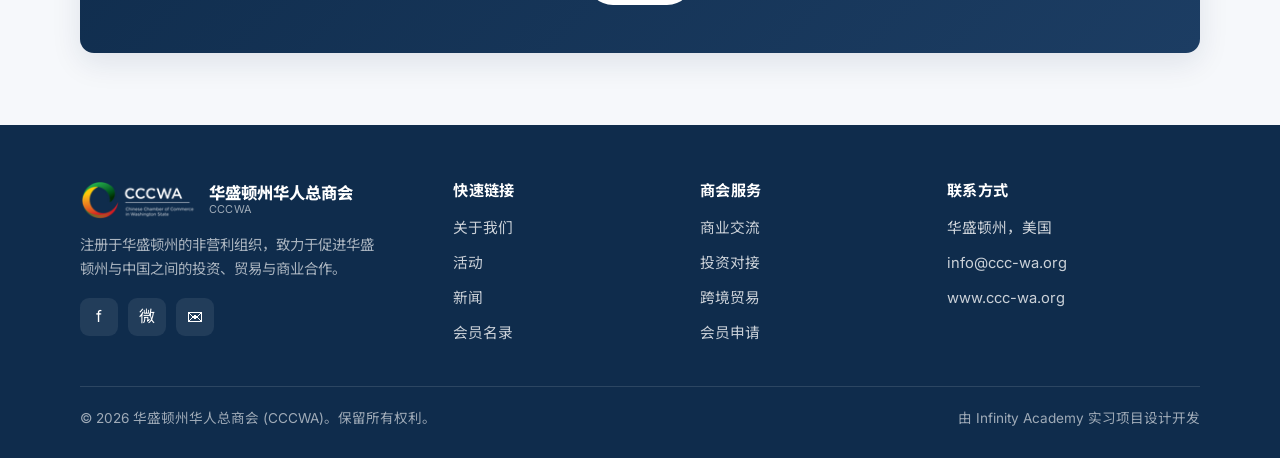
<file: events.html>
<!DOCTYPE html>
<html lang="zh-CN" data-lang="zh">
<head>
  <meta charset="UTF-8">
  <meta name="viewport" content="width=device-width, initial-scale=1">
  <title>活动 | 华盛顿州华人总商会 CCCWA</title>
  <meta name="description" content="查看华盛顿州华人总商会（CCCWA）的近期与往期活动：研讨会、交流晚宴、考察团与会员联谊。">
  <link rel="icon" href="assets/favicon.svg" type="image/svg+xml">
  <link rel="preconnect" href="https://fonts.googleapis.com">
  <link rel="preconnect" href="https://fonts.gstatic.com" crossorigin>
  <link href="https://fonts.googleapis.com/css2?family=Inter:wght@400;600;700;800&family=Noto+Sans+SC:wght@400;500;700;800&display=swap" rel="stylesheet">
  <link rel="stylesheet" href="css/styles.css">
</head>
<body>
  <header class="site-header">
    <div class="container nav">
      <a class="brand" href="index.html" aria-label="CCCWA Home"><img src="assets/cccwalogo1.png" alt="" width="42" height="42"><span class="brand__text"><span class="brand__zh">华盛顿州华人总商会</span><span class="brand__en">Chinese Chamber of Commerce · WA</span></span></a>
      <nav aria-label="Primary">
        <ul class="nav__links" id="navLinks">
          <li><a href="index.html"><span data-zh>首页</span><span data-en>Home</span></a></li>
          <li><a href="about.html"><span data-zh>关于我们</span><span data-en>About</span></a></li>
          <li><a href="events.html"><span data-zh>活动</span><span data-en>Events</span></a></li>
          <li><a href="news.html"><span data-zh>新闻</span><span data-en>News</span></a></li>
          <li><a href="directory.html"><span data-zh>会员名录</span><span data-en>Members</span></a></li>
          <li><a href="contact.html"><span data-zh>联系我们</span><span data-en>Contact</span></a></li>
        </ul>
      </nav>
      <div class="nav__right">
        <div class="lang-toggle" role="group" aria-label="Language"><button data-lang-btn="zh" aria-pressed="true">中</button><button data-lang-btn="en" aria-pressed="false">EN</button></div>
        <button class="nav__toggle" aria-label="Menu" aria-controls="navLinks" aria-expanded="false"><span></span></button>
      </div>
    </div>
  </header>

  <main>
    <section class="page-hero">
      <div class="container page-hero__inner">
        <div class="breadcrumb"><a href="index.html"><span data-zh>首页</span><span data-en>Home</span></a> / <span data-zh>活动</span><span data-en>Events</span></div>
        <h1><span data-zh>商会活动</span><span data-en>Events</span></h1>
        <p><span data-zh>研讨会、交流晚宴、考察团与会员联谊 — 与我们一起拓展商机。</span><span data-en>Seminars, galas, delegations and networking — explore opportunities with us.</span></p>
      </div>
    </section>

    <section class="section">
      <div class="container">
        <div class="section__head reveal">
          <span class="section__eyebrow"><span data-zh>近期活动</span><span data-en>Upcoming</span></span>
          <h2 class="section__title"><span data-zh>即将举办</span><span data-en>Coming Up</span></h2>
          <p class="section__lead"><span data-zh>欢迎报名参加，名额有限，先到先得。</span><span data-en>Registration is open — spots are limited.</span></p>
        </div>
        <div class="grid" data-events data-upcoming style="gap:16px"></div>
      </div>
    </section>

    <section class="section section--alt">
      <div class="container">
        <div class="section__head reveal">
          <span class="section__eyebrow"><span data-zh>全部活动</span><span data-en>All Events</span></span>
          <h2 class="section__title"><span data-zh>活动一览</span><span data-en>Event Archive</span></h2>
        </div>
        <div class="grid" data-events style="gap:16px"></div>
        <div class="text-center" style="margin-top:36px">
          <div class="cta-band reveal" style="background:linear-gradient(135deg,var(--navy),var(--navy-soft))">
            <h2><span data-zh>想收到活动通知？</span><span data-en>Want Event Updates?</span></h2>
            <p><span data-zh>成为会员或留下您的联系方式，第一时间获取活动邀请。</span><span data-en>Become a member or leave your contact to receive event invitations first.</span></p>
            <a class="btn btn--light" href="contact.html"><span data-zh>联系我们</span><span data-en>Contact Us</span></a>
          </div>
        </div>
      </div>
    </section>
  </main>

  <footer class="site-footer">
    <div class="container">
      <div class="footer-grid">
        <div class="footer-brand">
          <a class="brand" href="index.html"><img src="assets/cccwalogo1.png" alt="" width="42" height="42"><span class="brand__text"><span class="brand__zh">华盛顿州华人总商会</span><span class="brand__en">CCCWA</span></span></a>
          <p><span data-zh>注册于华盛顿州的非营利组织，致力于促进华盛顿州与中国之间的投资、贸易与商业合作。</span><span data-en>A Washington State nonprofit dedicated to promoting investment, trade and business cooperation between Washington and China.</span></p>
          <div class="social"><a href="https://www.facebook.com/cccwa.org/" target="_blank" rel="noopener" aria-label="Facebook">f</a><a href="contact.html" aria-label="WeChat">微</a><a href="mailto:info@ccc-wa.org" aria-label="Email">✉</a></div>
        </div>
        <div><h4><span data-zh>快速链接</span><span data-en>Quick Links</span></h4><ul class="footer-links"><li><a href="about.html"><span data-zh>关于我们</span><span data-en>About</span></a></li><li><a href="events.html"><span data-zh>活动</span><span data-en>Events</span></a></li><li><a href="news.html"><span data-zh>新闻</span><span data-en>News</span></a></li><li><a href="directory.html"><span data-zh>会员名录</span><span data-en>Members</span></a></li></ul></div>
        <div><h4><span data-zh>商会服务</span><span data-en>Services</span></h4><ul class="footer-links"><li><a href="about.html"><span data-zh>商业交流</span><span data-en>Networking</span></a></li><li><a href="about.html"><span data-zh>投资对接</span><span data-en>Investment</span></a></li><li><a href="about.html"><span data-zh>跨境贸易</span><span data-en>Trade</span></a></li><li><a href="contact.html"><span data-zh>会员申请</span><span data-en>Membership</span></a></li></ul></div>
        <div><h4><span data-zh>联系方式</span><span data-en>Contact</span></h4><ul class="footer-links"><li><span data-zh>华盛顿州，美国</span><span data-en>Washington State, USA</span></li><li><a href="mailto:info@ccc-wa.org">info@ccc-wa.org</a></li><li><a href="https://www.ccc-wa.org" target="_blank" rel="noopener">www.ccc-wa.org</a></li></ul></div>
      </div>
      <div class="footer-bottom">
        <span>© <span data-year>2026</span> <span data-zh>华盛顿州华人总商会 (CCCWA)。保留所有权利。</span><span data-en>Chinese Chamber of Commerce in Washington State (CCCWA). All rights reserved.</span></span>
        <span><span data-zh>由 Infinity Academy 实习项目设计开发</span><span data-en>Designed &amp; built via the Infinity Academy internship project</span></span>
      </div>
    </div>
  </footer>

  <script src="js/main.js"></script>
  <script src="js/content.js"></script>
</body>
</html>
</file>
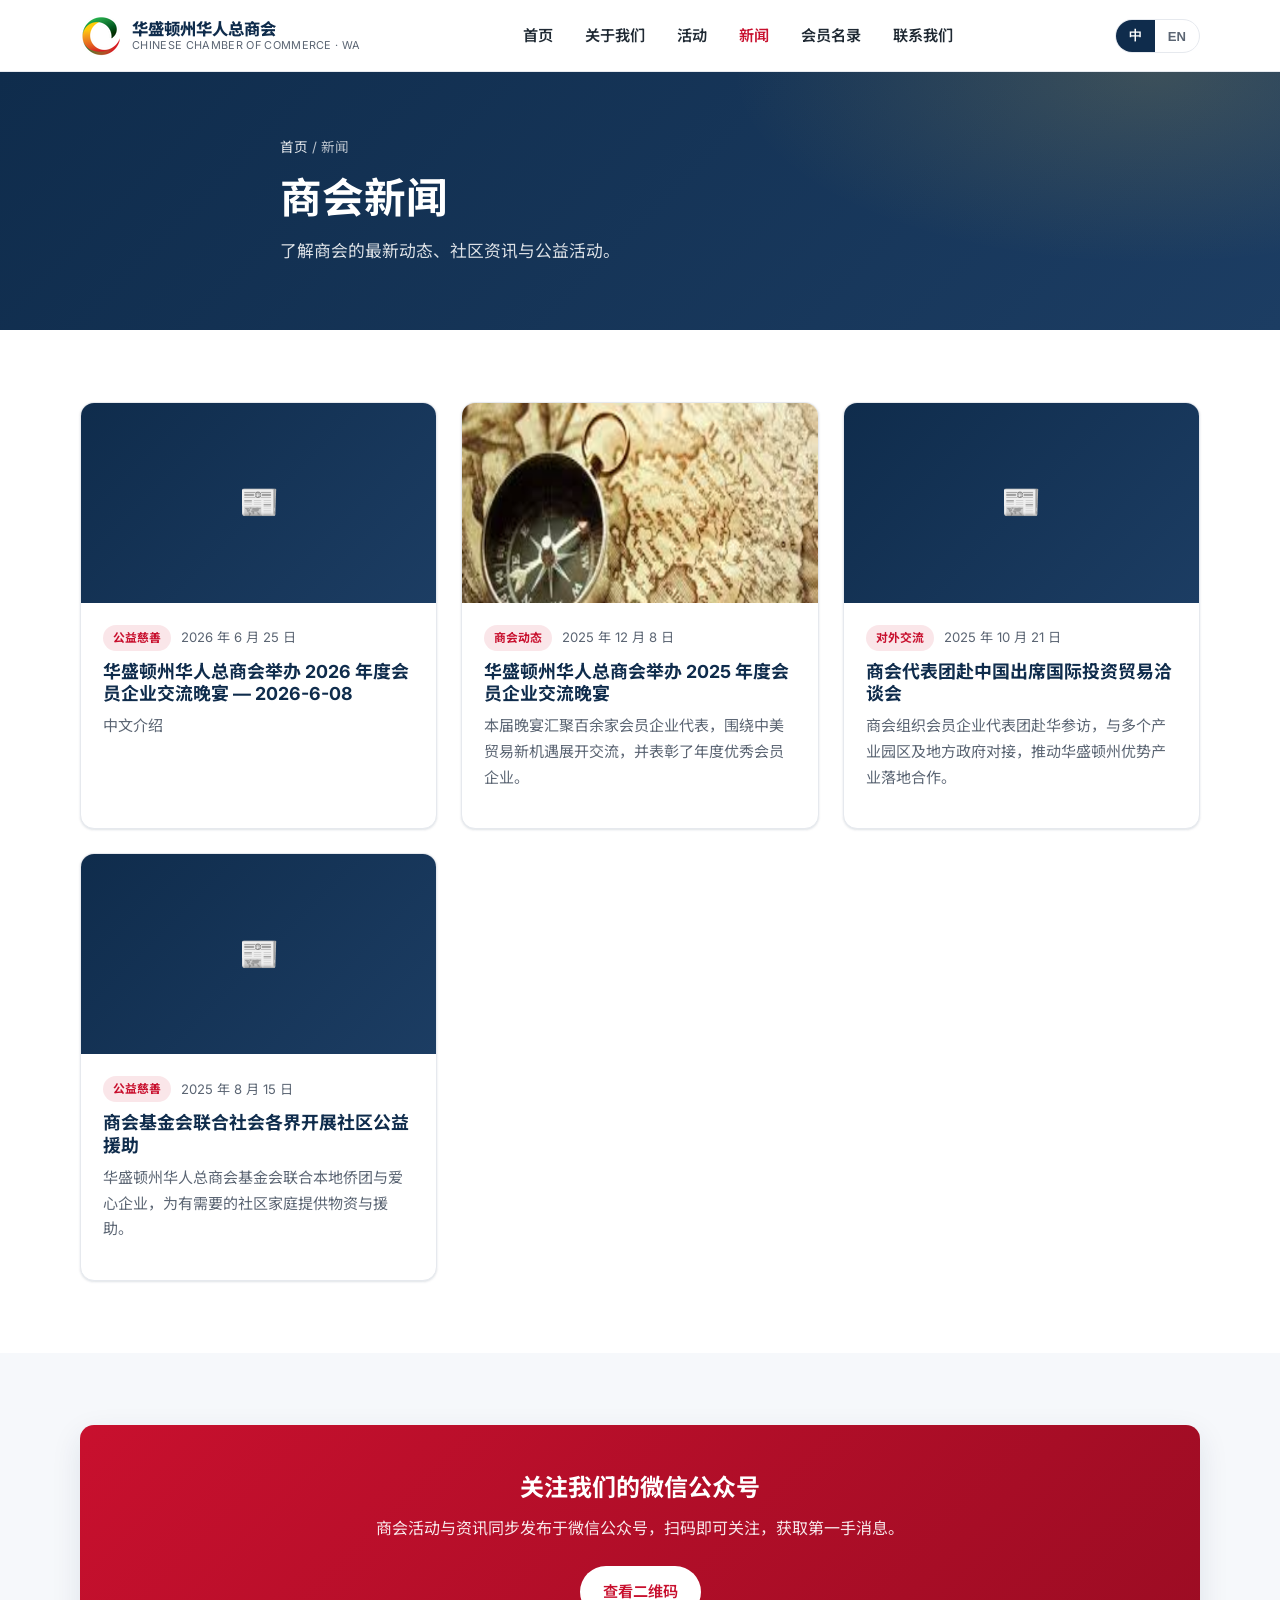
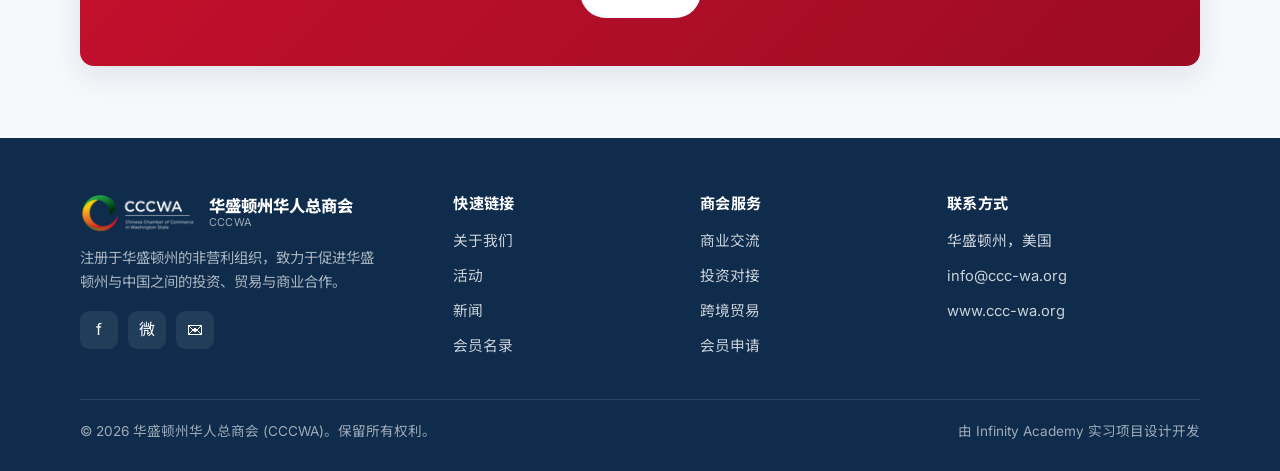
<file: news.html>
<!DOCTYPE html>
<html lang="zh-CN" data-lang="zh">
<head>
  <meta charset="UTF-8">
  <meta name="viewport" content="width=device-width, initial-scale=1">
  <title>新闻 | 华盛顿州华人总商会 CCCWA</title>
  <meta name="description" content="华盛顿州华人总商会（CCCWA）最新动态、社区资讯与公益活动报道。">
  <link rel="icon" href="assets/favicon.svg" type="image/svg+xml">
  <link rel="preconnect" href="https://fonts.googleapis.com">
  <link rel="preconnect" href="https://fonts.gstatic.com" crossorigin>
  <link href="https://fonts.googleapis.com/css2?family=Inter:wght@400;600;700;800&family=Noto+Sans+SC:wght@400;500;700;800&display=swap" rel="stylesheet">
  <link rel="stylesheet" href="css/styles.css">
</head>
<body>
  <header class="site-header">
    <div class="container nav">
      <a class="brand" href="index.html" aria-label="CCCWA Home"><img src="assets/cccwalogo1.png" alt="" width="42" height="42"><span class="brand__text"><span class="brand__zh">华盛顿州华人总商会</span><span class="brand__en">Chinese Chamber of Commerce · WA</span></span></a>
      <nav aria-label="Primary">
        <ul class="nav__links" id="navLinks">
          <li><a href="index.html"><span data-zh>首页</span><span data-en>Home</span></a></li>
          <li><a href="about.html"><span data-zh>关于我们</span><span data-en>About</span></a></li>
          <li><a href="events.html"><span data-zh>活动</span><span data-en>Events</span></a></li>
          <li><a href="news.html"><span data-zh>新闻</span><span data-en>News</span></a></li>
          <li><a href="directory.html"><span data-zh>会员名录</span><span data-en>Members</span></a></li>
          <li><a href="contact.html"><span data-zh>联系我们</span><span data-en>Contact</span></a></li>
        </ul>
      </nav>
      <div class="nav__right">
        <div class="lang-toggle" role="group" aria-label="Language"><button data-lang-btn="zh" aria-pressed="true">中</button><button data-lang-btn="en" aria-pressed="false">EN</button></div>
        <button class="nav__toggle" aria-label="Menu" aria-controls="navLinks" aria-expanded="false"><span></span></button>
      </div>
    </div>
  </header>

  <main>
    <section class="page-hero">
      <div class="container page-hero__inner">
        <div class="breadcrumb"><a href="index.html"><span data-zh>首页</span><span data-en>Home</span></a> / <span data-zh>新闻</span><span data-en>News</span></div>
        <h1><span data-zh>商会新闻</span><span data-en>News</span></h1>
        <p><span data-zh>了解商会的最新动态、社区资讯与公益活动。</span><span data-en>The latest from the chamber — updates, community news and charitable work.</span></p>
      </div>
    </section>

    <section class="section">
      <div class="container">
        <div class="grid grid--3" data-news></div>
      </div>
    </section>

    <section class="section section--alt">
      <div class="container">
        <div class="cta-band reveal">
          <h2><span data-zh>关注我们的微信公众号</span><span data-en>Follow Us on WeChat</span></h2>
          <p><span data-zh>商会活动与资讯同步发布于微信公众号，扫码即可关注，获取第一手消息。</span><span data-en>Chamber news and events are also published on our WeChat official account — scan to follow for first-hand updates.</span></p>
          <a class="btn btn--light" href="contact.html"><span data-zh>查看二维码</span><span data-en>Get the QR Code</span></a>
        </div>
      </div>
    </section>
  </main>

  <footer class="site-footer">
    <div class="container">
      <div class="footer-grid">
        <div class="footer-brand">
          <a class="brand" href="index.html"><img src="assets/cccwalogo1.png" alt="" width="42" height="42"><span class="brand__text"><span class="brand__zh">华盛顿州华人总商会</span><span class="brand__en">CCCWA</span></span></a>
          <p><span data-zh>注册于华盛顿州的非营利组织，致力于促进华盛顿州与中国之间的投资、贸易与商业合作。</span><span data-en>A Washington State nonprofit dedicated to promoting investment, trade and business cooperation between Washington and China.</span></p>
          <div class="social"><a href="https://www.facebook.com/cccwa.org/" target="_blank" rel="noopener" aria-label="Facebook">f</a><a href="contact.html" aria-label="WeChat">微</a><a href="mailto:info@ccc-wa.org" aria-label="Email">✉</a></div>
        </div>
        <div><h4><span data-zh>快速链接</span><span data-en>Quick Links</span></h4><ul class="footer-links"><li><a href="about.html"><span data-zh>关于我们</span><span data-en>About</span></a></li><li><a href="events.html"><span data-zh>活动</span><span data-en>Events</span></a></li><li><a href="news.html"><span data-zh>新闻</span><span data-en>News</span></a></li><li><a href="directory.html"><span data-zh>会员名录</span><span data-en>Members</span></a></li></ul></div>
        <div><h4><span data-zh>商会服务</span><span data-en>Services</span></h4><ul class="footer-links"><li><a href="about.html"><span data-zh>商业交流</span><span data-en>Networking</span></a></li><li><a href="about.html"><span data-zh>投资对接</span><span data-en>Investment</span></a></li><li><a href="about.html"><span data-zh>跨境贸易</span><span data-en>Trade</span></a></li><li><a href="contact.html"><span data-zh>会员申请</span><span data-en>Membership</span></a></li></ul></div>
        <div><h4><span data-zh>联系方式</span><span data-en>Contact</span></h4><ul class="footer-links"><li><span data-zh>华盛顿州，美国</span><span data-en>Washington State, USA</span></li><li><a href="mailto:info@ccc-wa.org">info@ccc-wa.org</a></li><li><a href="https://www.ccc-wa.org" target="_blank" rel="noopener">www.ccc-wa.org</a></li></ul></div>
      </div>
      <div class="footer-bottom">
        <span>© <span data-year>2026</span> <span data-zh>华盛顿州华人总商会 (CCCWA)。保留所有权利。</span><span data-en>Chinese Chamber of Commerce in Washington State (CCCWA). All rights reserved.</span></span>
        <span><span data-zh>由 Infinity Academy 实习项目设计开发</span><span data-en>Designed &amp; built via the Infinity Academy internship project</span></span>
      </div>
    </div>
  </footer>

  <script src="js/main.js"></script>
  <script src="js/content.js"></script>
</body>
</html>
</file>
<file: css/styles.css>
/* =========================================================
   CCCWA · 华盛顿州华人总商会 — Design System
   Plain CSS, no build step. Mobile-first, responsive.
   ========================================================= */

:root {
  /* Brand palette */
  --red: #c8102e;
  --red-dark: #9b0c23;
  --navy: #0f2c4c;
  --navy-soft: #1c3d63;
  --gold: #c8a24b;
  --gold-soft: #f4c84a;

  /* Neutrals */
  --ink: #1f2933;
  --muted: #5b6573;
  --line: #e6e9ee;
  --bg: #ffffff;
  --bg-alt: #f6f8fb;
  --bg-dark: #0f2c4c;

  /* System */
  --radius: 14px;
  --radius-sm: 10px;
  --shadow-sm: 0 1px 3px rgba(15, 44, 76, .08), 0 1px 2px rgba(15, 44, 76, .06);
  --shadow-md: 0 10px 30px rgba(15, 44, 76, .10);
  --shadow-lg: 0 24px 60px rgba(15, 44, 76, .16);
  --maxw: 1160px;
  --header-h: 72px;
  --ease: cubic-bezier(.22, .61, .36, 1);
  --font: "Inter", "Noto Sans SC", -apple-system, BlinkMacSystemFont, "Segoe UI",
    "PingFang SC", "Microsoft YaHei", Roboto, Helvetica, Arial, sans-serif;
}

/* ---------- Reset ---------- */
*, *::before, *::after { box-sizing: border-box; }
html { scroll-behavior: smooth; -webkit-text-size-adjust: 100%; }
body {
  margin: 0;
  font-family: var(--font);
  color: var(--ink);
  background: var(--bg);
  line-height: 1.7;
  font-size: 16px;
  -webkit-font-smoothing: antialiased;
  text-rendering: optimizeLegibility;
}
img { max-width: 100%; display: block; }
a { color: var(--red); text-decoration: none; transition: color .2s var(--ease); }
a:hover { color: var(--red-dark); }
h1, h2, h3, h4 { line-height: 1.25; color: var(--navy); font-weight: 700; margin: 0 0 .5em; }
p { margin: 0 0 1rem; }
ul { margin: 0; padding: 0; }
:focus-visible { outline: 3px solid var(--gold); outline-offset: 2px; border-radius: 4px; }

/* ---------- Layout helpers ---------- */
.container { width: 100%; max-width: var(--maxw); margin: 0 auto; padding: 0 20px; }
.section { padding: 72px 0; }
.section--alt { background: var(--bg-alt); }
.section__head { max-width: 720px; margin: 0 auto 44px; text-align: center; }
.section__eyebrow {
  display: inline-block; font-size: .8rem; font-weight: 700; letter-spacing: .12em;
  text-transform: uppercase; color: var(--red); margin-bottom: 12px;
}
.section__title { font-size: clamp(1.6rem, 3.2vw, 2.3rem); }
.section__lead { color: var(--muted); font-size: 1.05rem; margin: 0; }
.text-center { text-align: center; }

/* ---------- Buttons ---------- */
.btn {
  display: inline-flex; align-items: center; gap: 8px;
  padding: 12px 22px; border-radius: 999px; font-weight: 600; font-size: .95rem;
  border: 1.5px solid transparent; cursor: pointer; transition: all .2s var(--ease);
  white-space: nowrap;
}
.btn--primary { background: var(--red); color: #fff; }
.btn--primary:hover { background: var(--red-dark); color: #fff; transform: translateY(-2px); box-shadow: var(--shadow-md); }
.btn--ghost { background: transparent; color: var(--navy); border-color: var(--line); }
.btn--ghost:hover { border-color: var(--navy); color: var(--navy); }
.btn--light { background: #fff; color: var(--red); }
.btn--light:hover { color: var(--red-dark); transform: translateY(-2px); box-shadow: var(--shadow-md); }
.btn--outline-light { background: transparent; color: #fff; border-color: rgba(255,255,255,.6); }
.btn--outline-light:hover { background: rgba(255,255,255,.12); color: #fff; }

/* ---------- Header / Nav ---------- */
.site-header {
  position: sticky; top: 0; z-index: 100; background: rgba(255,255,255,.92);
  backdrop-filter: saturate(160%) blur(10px);
  border-bottom: 1px solid var(--line); height: var(--header-h);
}
.nav { display: flex; align-items: center; justify-content: space-between; height: var(--header-h); }
.brand { display: flex; align-items: center; gap: 12px; color: var(--navy); }
.brand img { height: 40px; width: auto; object-fit: contain; }
/* Light header: the official logo's text is white (made for dark bg),
   so crop to show only the colourful emblem; the brand text shows the name. */
.site-header .brand img { width: 40px; height: 40px; object-fit: cover; object-position: left center; }
/* Dark footer: show the full logo — white text reads well on navy. */
.footer-brand .brand img { width: auto; height: 38px; object-fit: contain; }
.brand__text { display: flex; flex-direction: column; line-height: 1.15; }
.brand__zh { font-weight: 800; font-size: 1.02rem; color: var(--navy); }
.brand__en { font-size: .68rem; color: var(--muted); letter-spacing: .03em; text-transform: uppercase; }

.nav__links { display: flex; align-items: center; gap: 4px; list-style: none; }
.nav__links a {
  display: block; padding: 10px 14px; color: var(--ink); font-weight: 600; font-size: .95rem;
  border-radius: 8px;
}
.nav__links a:hover { color: var(--red); background: var(--bg-alt); }
.nav__links a.is-active { color: var(--red); }

.nav__right { display: flex; align-items: center; gap: 12px; }
.lang-toggle {
  display: inline-flex; border: 1.5px solid var(--line); border-radius: 999px; overflow: hidden;
  background: #fff;
}
.lang-toggle button {
  border: 0; background: transparent; padding: 7px 13px; font-weight: 700; font-size: .82rem;
  color: var(--muted); cursor: pointer; transition: all .2s var(--ease);
}
.lang-toggle button.is-active { background: var(--navy); color: #fff; }

.nav__toggle {
  display: none; width: 44px; height: 44px; border: 0; background: transparent; cursor: pointer;
  align-items: center; justify-content: center; border-radius: 8px;
}
.nav__toggle span, .nav__toggle span::before, .nav__toggle span::after {
  content: ""; display: block; width: 22px; height: 2px; background: var(--navy); border-radius: 2px;
  transition: transform .25s var(--ease), opacity .2s var(--ease); position: relative;
}
.nav__toggle span::before { position: absolute; top: -7px; }
.nav__toggle span::after { position: absolute; top: 7px; }
.nav__toggle[aria-expanded="true"] span { background: transparent; }
.nav__toggle[aria-expanded="true"] span::before { transform: translateY(7px) rotate(45deg); }
.nav__toggle[aria-expanded="true"] span::after { transform: translateY(-7px) rotate(-45deg); }

/* ---------- Hero ---------- */
.hero {
  position: relative; color: #fff; overflow: hidden;
  background: linear-gradient(135deg, var(--navy) 0%, var(--navy-soft) 55%, var(--red-dark) 140%);
}
/* Hero with the chamber's original background photo + dark overlay for legibility */
.hero--photo {
  background-image:
    linear-gradient(135deg, rgba(15,44,76,.90) 0%, rgba(28,61,99,.74) 55%, rgba(155,12,35,.80) 140%),
    url("../assets/897161246.jpg");
  background-size: cover;
  background-position: center;
}
.hero::after {
  content: ""; position: absolute; inset: 0; pointer-events: none;
  background:
    radial-gradient(800px 400px at 85% -10%, rgba(244,200,74,.18), transparent 60%),
    radial-gradient(600px 300px at 0% 110%, rgba(200,16,46,.30), transparent 60%);
}
.hero__inner { position: relative; z-index: 1; padding: 96px 0 104px; max-width: 760px; }
.hero__badge {
  display: inline-flex; align-items: center; gap: 8px; padding: 6px 14px; border-radius: 999px;
  background: rgba(255,255,255,.12); border: 1px solid rgba(255,255,255,.22);
  font-size: .82rem; font-weight: 600; margin-bottom: 22px;
}
.hero h1 { color: #fff; font-size: clamp(2rem, 5vw, 3.3rem); margin-bottom: 18px; letter-spacing: -.01em; }
.hero__lead { font-size: clamp(1.05rem, 2vw, 1.25rem); color: rgba(255,255,255,.88); margin-bottom: 32px; max-width: 620px; }
.hero__actions { display: flex; flex-wrap: wrap; gap: 14px; }
.hero__stats {
  position: relative; z-index: 1; display: grid; grid-template-columns: repeat(4, 1fr);
  gap: 16px; padding: 0 0 8px; margin-top: 8px;
  border-top: 1px solid rgba(255,255,255,.16);
}
.hero__stats .stat { padding-top: 26px; }
.stat__num { font-size: clamp(1.6rem, 3vw, 2.2rem); font-weight: 800; color: var(--gold-soft); }
.stat__label { font-size: .9rem; color: rgba(255,255,255,.82); }

/* ---------- Page header (interior) ---------- */
.page-hero {
  background: linear-gradient(135deg, var(--navy), var(--navy-soft));
  color: #fff; padding: 64px 0; position: relative; overflow: hidden;
}
.page-hero::after {
  content: ""; position: absolute; inset: 0;
  background: radial-gradient(700px 320px at 90% 0%, rgba(244,200,74,.16), transparent 60%);
}
.page-hero__inner { position: relative; z-index: 1; max-width: 760px; }
.page-hero h1 { color: #fff; font-size: clamp(1.8rem, 4vw, 2.6rem); margin-bottom: 12px; }
.page-hero p { color: rgba(255,255,255,.85); font-size: 1.05rem; margin: 0; }
.breadcrumb { font-size: .85rem; color: rgba(255,255,255,.7); margin-bottom: 14px; }
.breadcrumb a { color: rgba(255,255,255,.9); }

/* ---------- Cards / grids ---------- */
.grid { display: grid; gap: 24px; }
.grid--3 { grid-template-columns: repeat(3, 1fr); }
.grid--2 { grid-template-columns: repeat(2, 1fr); }
.grid--4 { grid-template-columns: repeat(4, 1fr); }

.card {
  background: #fff; border: 1px solid var(--line); border-radius: var(--radius);
  padding: 28px; box-shadow: var(--shadow-sm); transition: transform .25s var(--ease), box-shadow .25s var(--ease);
  height: 100%;
}
.card:hover { transform: translateY(-4px); box-shadow: var(--shadow-md); }
.card__icon {
  width: 52px; height: 52px; border-radius: 13px; display: grid; place-items: center;
  background: linear-gradient(135deg, rgba(200,16,46,.12), rgba(200,16,46,.04));
  color: var(--red); margin-bottom: 18px; font-size: 1.5rem;
}
.card h3 { font-size: 1.15rem; margin-bottom: 8px; }
.card p { color: var(--muted); margin: 0; font-size: .96rem; }

/* Value / mission list */
.feature { display: flex; gap: 16px; align-items: flex-start; }
.feature__bullet {
  flex: 0 0 auto; width: 38px; height: 38px; border-radius: 10px; display: grid; place-items: center;
  background: rgba(15,44,76,.06); color: var(--navy); font-weight: 800;
}
.feature h3 { font-size: 1.05rem; margin-bottom: 4px; }
.feature p { color: var(--muted); margin: 0; font-size: .95rem; }

/* ---------- News & Events cards ---------- */
.post-card {
  display: flex; flex-direction: column; background: #fff; border: 1px solid var(--line);
  border-radius: var(--radius); overflow: hidden; box-shadow: var(--shadow-sm);
  transition: transform .25s var(--ease), box-shadow .25s var(--ease); height: 100%;
}
.post-card:hover { transform: translateY(-4px); box-shadow: var(--shadow-md); }
.post-card__media { aspect-ratio: 16/9; background: var(--bg-alt); position: relative; overflow: hidden; }
.post-card__media img { width: 100%; height: 100%; object-fit: cover; }
.post-card__media--ph {
  display: grid; place-items: center;
  background: linear-gradient(135deg, var(--navy), var(--navy-soft)); color: var(--gold-soft); font-size: 2rem;
}
.post-card__body { padding: 22px; display: flex; flex-direction: column; flex: 1; }
.post-card__meta { display: flex; align-items: center; gap: 10px; font-size: .82rem; color: var(--muted); margin-bottom: 10px; }
.tag {
  display: inline-block; padding: 3px 10px; border-radius: 999px; font-size: .74rem; font-weight: 700;
  background: rgba(200,16,46,.10); color: var(--red);
}
.tag--gold { background: rgba(200,162,75,.16); color: #8a6d1f; }
.post-card h3 { font-size: 1.12rem; margin-bottom: 8px; }
.post-card__excerpt { color: var(--muted); font-size: .94rem; margin: 0 0 16px; flex: 1; }
.post-card__more { font-weight: 700; font-size: .9rem; }

.event-row {
  display: grid; grid-template-columns: 92px 1fr; gap: 20px; align-items: center;
  padding: 20px; border: 1px solid var(--line); border-radius: var(--radius); background: #fff;
  box-shadow: var(--shadow-sm); transition: box-shadow .2s var(--ease);
}
.event-row:hover { box-shadow: var(--shadow-md); }
.event-date {
  text-align: center; border-radius: var(--radius-sm); padding: 12px 6px; color: #fff;
  background: linear-gradient(135deg, var(--red), var(--red-dark)); line-height: 1.1;
}
.event-date .d { font-size: 1.6rem; font-weight: 800; }
.event-date .m { font-size: .78rem; text-transform: uppercase; letter-spacing: .05em; }
.event-info h3 { font-size: 1.1rem; margin-bottom: 6px; }
.event-info p { color: var(--muted); margin: 0; font-size: .92rem; }
.event-info .where { font-size: .85rem; color: var(--navy); font-weight: 600; margin-top: 6px; }

.empty-state { text-align: center; color: var(--muted); padding: 40px 0; }

/* ---------- Directory ---------- */
.member-grid { display: grid; grid-template-columns: repeat(auto-fill, minmax(220px, 1fr)); gap: 18px; }
.member {
  display: flex; align-items: center; gap: 14px; padding: 18px; border: 1px solid var(--line);
  border-radius: var(--radius-sm); background: #fff; box-shadow: var(--shadow-sm);
}
.member__logo {
  flex: 0 0 auto; width: 52px; height: 52px; border-radius: 10px; display: grid; place-items: center;
  font-weight: 800; color: #fff; font-size: 1.1rem;
  background: linear-gradient(135deg, var(--navy), var(--navy-soft));
}
.member__name { font-weight: 700; color: var(--navy); font-size: .98rem; }
.member__cat { font-size: .82rem; color: var(--muted); }

/* ---------- Split / about ---------- */
.split { display: grid; grid-template-columns: 1fr 1fr; gap: 48px; align-items: center; }
.split__media img { border-radius: var(--radius); box-shadow: var(--shadow-md); width: 100%; }
.media-ph {
  border-radius: var(--radius); aspect-ratio: 4/3; box-shadow: var(--shadow-md);
  background: linear-gradient(135deg, var(--navy), var(--red-dark)); display: grid; place-items: center;
  color: rgba(255,255,255,.85); font-size: 1rem; text-align: center; padding: 20px;
}
.prose h2 { font-size: 1.6rem; }
.prose h3 { font-size: 1.2rem; margin-top: 1.6em; }
.prose ul { padding-left: 1.2em; list-style: disc; margin: 0 0 1rem; }
.prose li { margin-bottom: .5em; color: var(--ink); }

/* ---------- CTA band ---------- */
.cta-band {
  background: linear-gradient(135deg, var(--red), var(--red-dark)); color: #fff; border-radius: var(--radius);
  padding: 48px; text-align: center; box-shadow: var(--shadow-md);
}
.cta-band h2 { color: #fff; }
.cta-band p { color: rgba(255,255,255,.9); max-width: 560px; margin: 0 auto 24px; }

/* ---------- Contact ---------- */
.contact-grid { display: grid; grid-template-columns: 1fr 1fr; gap: 40px; align-items: start; }
.info-list { list-style: none; display: grid; gap: 18px; }
.info-list li { display: flex; gap: 14px; align-items: flex-start; }
.info-list .ico {
  flex: 0 0 auto; width: 40px; height: 40px; border-radius: 10px; display: grid; place-items: center;
  background: rgba(15,44,76,.06); color: var(--navy); font-size: 1.1rem;
}
.info-list .label { font-size: .8rem; color: var(--muted); }
.info-list .value { font-weight: 600; color: var(--navy); }

.form { display: grid; gap: 16px; }
.field { display: grid; gap: 6px; }
.field label { font-size: .88rem; font-weight: 600; color: var(--navy); }
.field input, .field textarea, .field select {
  width: 100%; padding: 12px 14px; border: 1.5px solid var(--line); border-radius: 10px;
  font: inherit; color: var(--ink); background: #fff; transition: border-color .2s var(--ease);
}
.field input:focus, .field textarea:focus, .field select:focus { border-color: var(--navy); outline: none; }
.field textarea { resize: vertical; min-height: 120px; }
.form__note { font-size: .82rem; color: var(--muted); }

/* QR / wechat */
.qr-box { display: flex; gap: 16px; align-items: center; padding: 18px; border: 1px dashed var(--line); border-radius: var(--radius); background: var(--bg-alt); }
.qr-ph { width: 86px; height: 86px; border-radius: 10px; background: repeating-conic-gradient(#0f2c4c 0 25%, #fff 0 50%) 50%/16px 16px; flex: 0 0 auto; }

/* ---------- Footer ---------- */
.site-footer { background: var(--bg-dark); color: rgba(255,255,255,.8); padding: 56px 0 28px; }
.footer-grid { display: grid; grid-template-columns: 1.6fr 1fr 1fr 1.2fr; gap: 36px; }
.site-footer h4 { color: #fff; font-size: .95rem; margin-bottom: 16px; letter-spacing: .02em; }
.site-footer a { color: rgba(255,255,255,.78); }
.site-footer a:hover { color: var(--gold-soft); }
.footer-links { list-style: none; display: grid; gap: 10px; font-size: .92rem; }
.footer-brand .brand__zh { color: #fff; }
.footer-brand .brand__en { color: rgba(255,255,255,.6); }
.footer-brand p { font-size: .9rem; color: rgba(255,255,255,.65); margin-top: 14px; max-width: 300px; }
.social { display: flex; gap: 10px; margin-top: 16px; }
.social a {
  width: 38px; height: 38px; border-radius: 9px; display: grid; place-items: center;
  background: rgba(255,255,255,.08); color: #fff; font-size: 1rem;
}
.social a:hover { background: var(--red); }
.footer-bottom {
  margin-top: 40px; padding-top: 20px; border-top: 1px solid rgba(255,255,255,.12);
  display: flex; justify-content: space-between; flex-wrap: wrap; gap: 10px;
  font-size: .85rem; color: rgba(255,255,255,.6);
}

/* ---------- Language visibility ---------- */
[data-lang] [data-en] { display: none; }
html[data-lang="en"] [data-zh] { display: none; }
html[data-lang="en"] [data-en] { display: revert; }
/* inline spans keep inline */
[data-zh], [data-en] { }

/* ---------- Reveal on scroll ---------- */
.reveal { opacity: 0; transform: translateY(18px); transition: opacity .6s var(--ease), transform .6s var(--ease); }
.reveal.is-visible { opacity: 1; transform: none; }

/* ---------- Responsive ---------- */
@media (max-width: 960px) {
  .grid--3, .grid--4 { grid-template-columns: repeat(2, 1fr); }
  .split, .contact-grid { grid-template-columns: 1fr; gap: 32px; }
  .footer-grid { grid-template-columns: 1fr 1fr; gap: 28px; }
}
@media (max-width: 760px) {
  .section { padding: 56px 0; }
  .nav__toggle { display: inline-flex; }
  .nav__links {
    position: fixed; inset: var(--header-h) 0 auto 0; flex-direction: column; align-items: stretch;
    background: #fff; border-bottom: 1px solid var(--line); padding: 12px 16px 20px;
    gap: 2px; box-shadow: var(--shadow-lg); transform: translateY(-130%); transition: transform .3s var(--ease);
    max-height: calc(100vh - var(--header-h)); overflow-y: auto;
  }
  .nav__links.is-open { transform: translateY(0); }
  .nav__links a { padding: 14px 12px; border-radius: 8px; }
  .hero__stats { grid-template-columns: repeat(2, 1fr); }
  .brand__en { display: none; }
}
@media (max-width: 520px) {
  .grid--3, .grid--4, .grid--2 { grid-template-columns: 1fr; }
  .member-grid { grid-template-columns: 1fr; }
  .cta-band, .card { padding: 26px; }
  .hero__actions .btn { flex: 1; justify-content: center; }
}

@media (prefers-reduced-motion: reduce) {
  * { scroll-behavior: auto !important; }
  .reveal { transition: none; opacity: 1; transform: none; }
}
</file>
